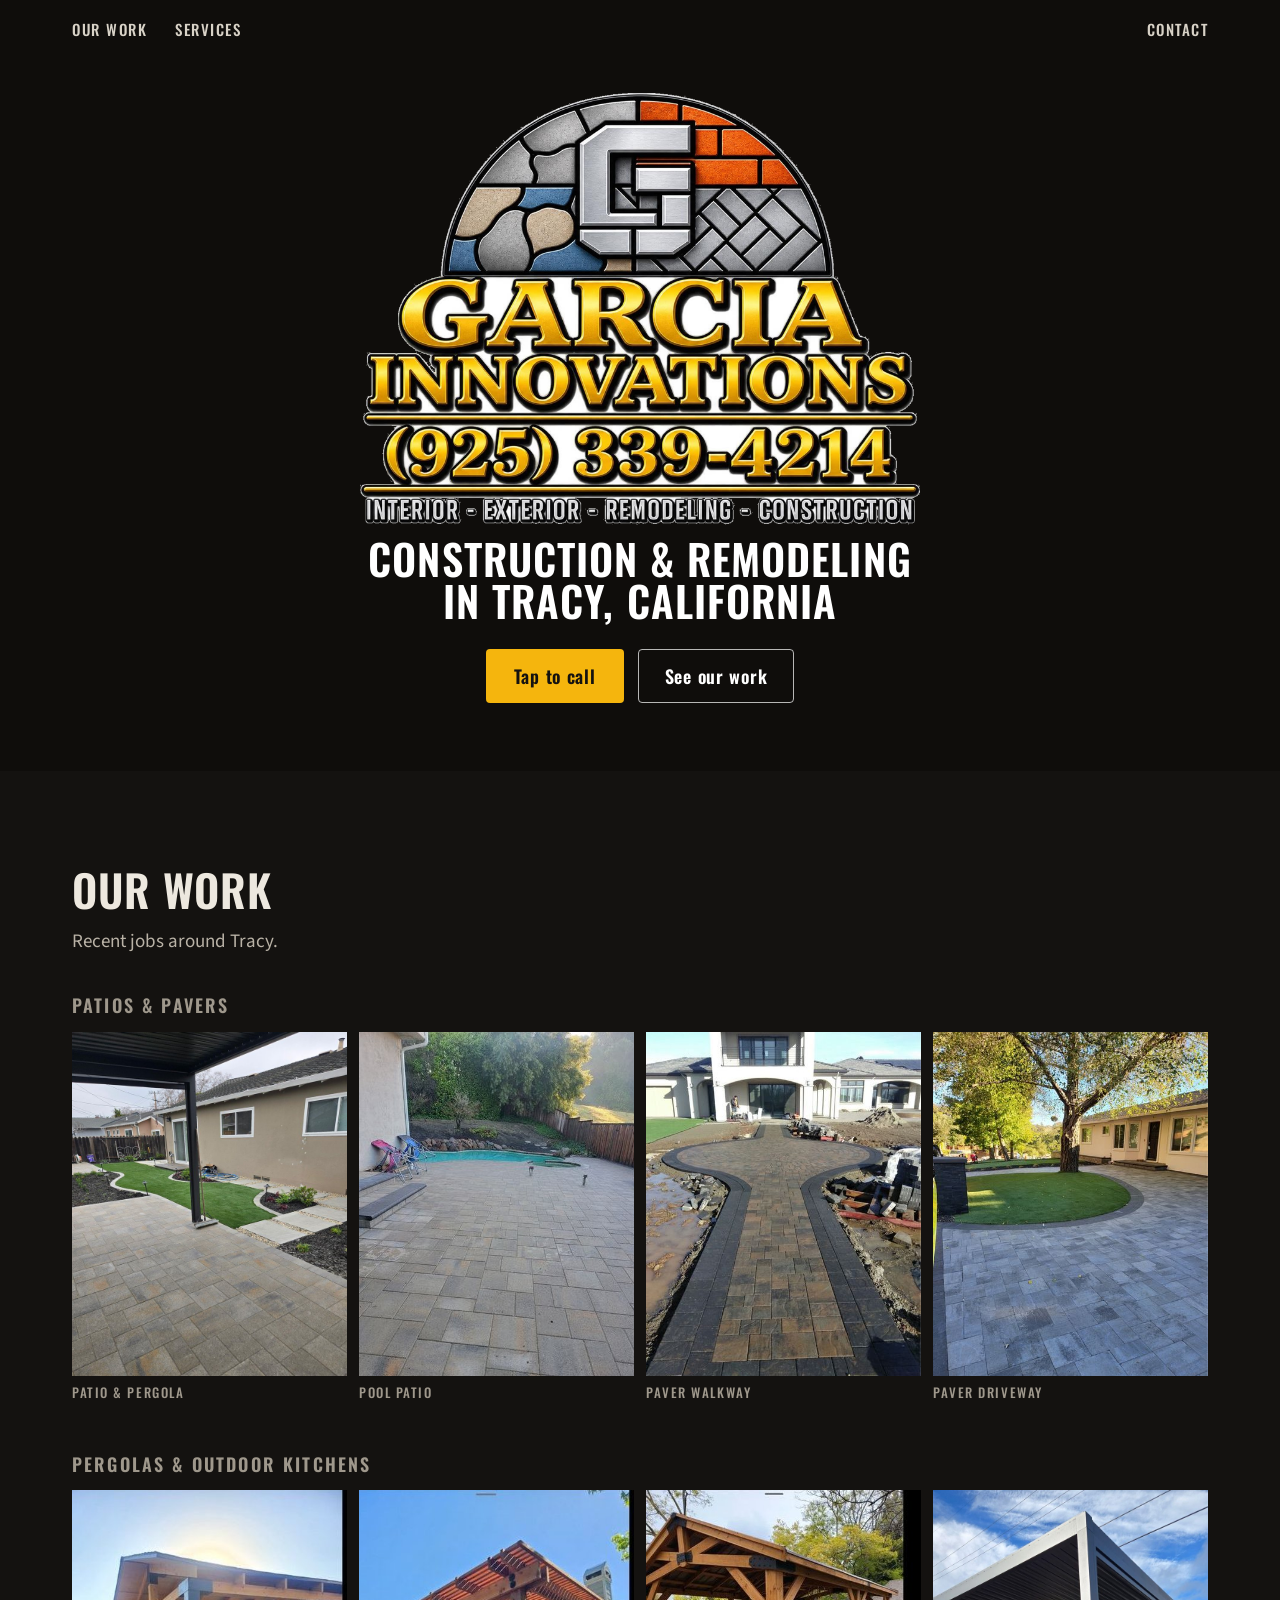
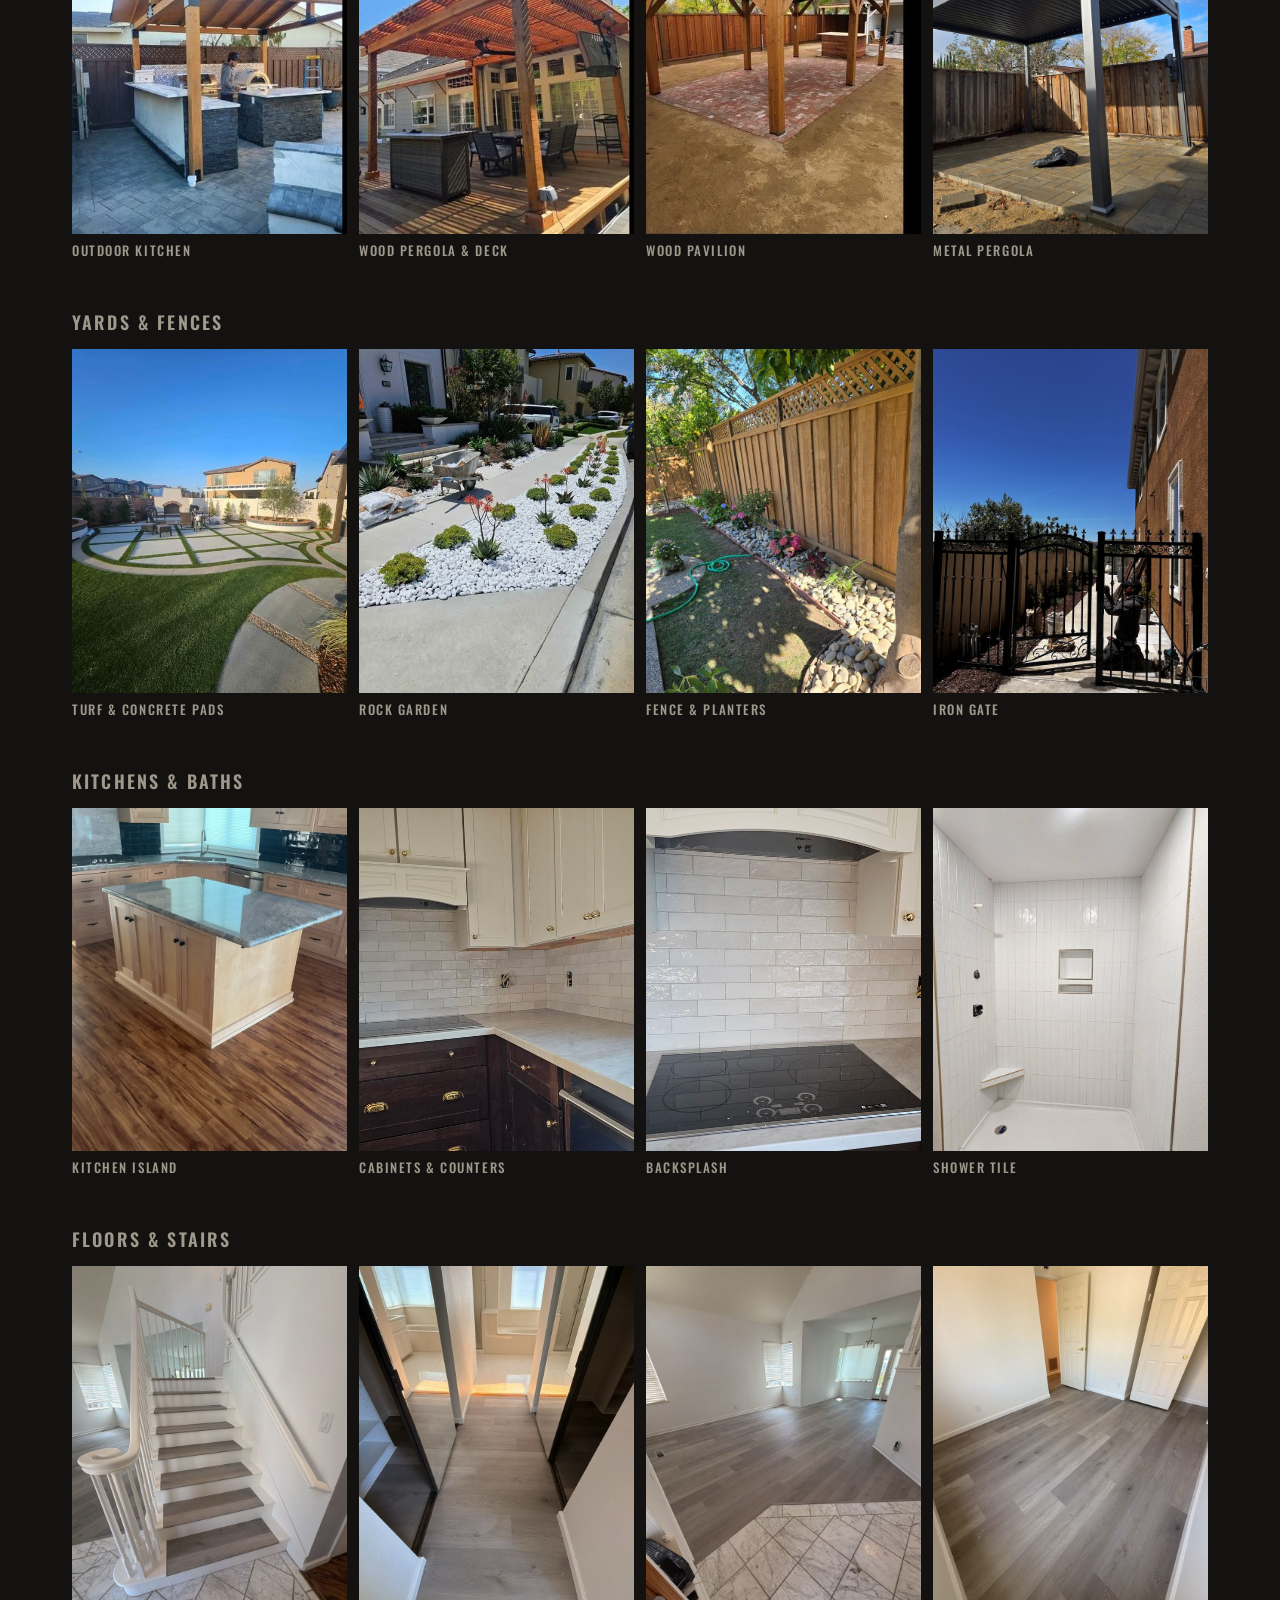
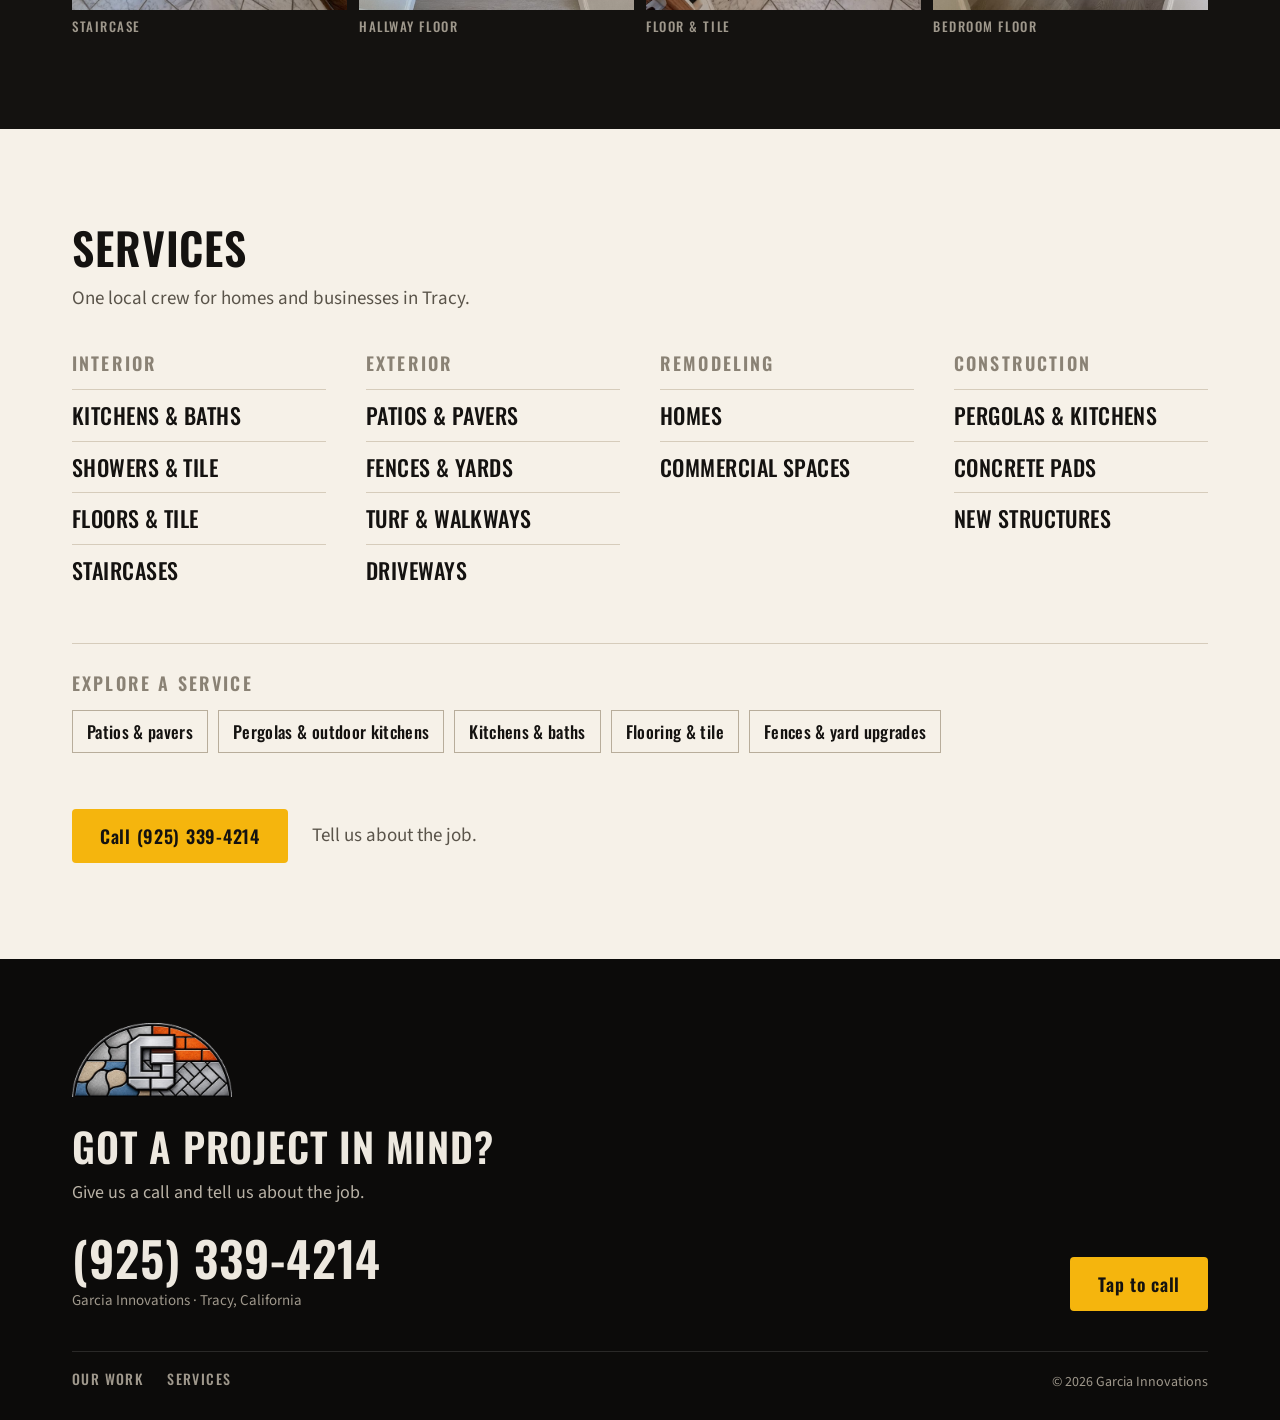
<file: index.html>
<!doctype html>
<html lang="en">
<head>
<meta charset="utf-8">
<meta name="viewport" content="width=device-width, initial-scale=1">
<meta name="theme-color" content="#141210">
<title>Garcia Innovations | Construction &amp; Remodeling in Tracy, CA</title>
<meta name="description" content="Garcia Innovations is a Tracy, CA general contractor for kitchens, baths, patios, pavers, pergolas, fences, flooring and tile. Call (925) 339-4214.">
<meta name="robots" content="index,follow">
<link rel="canonical" href="https://jabach811.github.io/garcia-innovations/">
<link rel="icon" href="img/mark.png">
<meta property="og:title" content="Garcia Innovations | Construction &amp; Remodeling in Tracy, CA">
<meta property="og:description" content="Kitchens, baths, patios, pavers, pergolas, fences, flooring and tile. Call Garcia Innovations in Tracy, CA.">
<meta property="og:type" content="website">
<meta property="og:url" content="https://jabach811.github.io/garcia-innovations/">
<meta property="og:image" content="https://jabach811.github.io/garcia-innovations/img/share.jpg">
<meta property="og:image:width" content="1200">
<meta property="og:image:height" content="630">
<meta property="og:site_name" content="Garcia Innovations">
<meta property="og:locale" content="en_US">
<meta name="twitter:card" content="summary_large_image">
<meta name="twitter:title" content="Garcia Innovations | Construction &amp; Remodeling in Tracy, CA">
<meta name="twitter:description" content="Kitchens, baths, patios, pavers, pergolas, fences, flooring and tile in Tracy, CA.">
<meta name="twitter:image" content="https://jabach811.github.io/garcia-innovations/img/share.jpg">
<link rel="preconnect" href="https://fonts.googleapis.com">
<link rel="preconnect" href="https://fonts.gstatic.com" crossorigin>
<link href="https://fonts.googleapis.com/css2?family=Oswald:wght@500;600&family=Source+Sans+3:wght@400;600&display=swap" rel="stylesheet">
<script type="application/ld+json">
{
  "@context": "https://schema.org",
  "@type": "GeneralContractor",
  "@id": "https://jabach811.github.io/garcia-innovations/#business",
  "name": "Garcia Innovations",
  "url": "https://jabach811.github.io/garcia-innovations/",
  "telephone": "+1-925-339-4214",
  "image": "https://jabach811.github.io/garcia-innovations/img/share.jpg",
  "logo": "https://jabach811.github.io/garcia-innovations/img/mark.png",
  "description": "General contractor for interior, exterior, remodeling, and construction work in Tracy, California.",
  "address": {
    "@type": "PostalAddress",
    "addressLocality": "Tracy",
    "addressRegion": "CA",
    "addressCountry": "US"
  },
  "areaServed": {
    "@type": "City",
    "name": "Tracy"
  },
  "sameAs": [
    "https://www.facebook.com/p/Garcia-Innovations-61593647803219/",
    "https://www.yelp.com/biz/garcia-innovations-tracy"
  ]
}
</script>
<style>
  :root{
    --gold:#F5B50D; --brick:#DF550E; --slate:#466C91; --sand:#DCCBB1; --steel:#98999D;
    --ink:#141210;
    --cond:"Oswald", "Arial Narrow", sans-serif;
    --body:"Source Sans 3", system-ui, sans-serif;
  }
  *{box-sizing:border-box;margin:0}
  html{color-scheme:dark;touch-action:manipulation}
  body{font-family:var(--body);background:var(--ink);color:#EDE8DF}
  img{display:block;max-width:100%}
  a{color:inherit;text-decoration:none}
  .skip-link{background:var(--gold);color:var(--ink);font-weight:700;left:16px;padding:12px 16px;position:fixed;top:-60px;z-index:20}
  .skip-link:focus-visible{outline-color:#fff;top:16px}

  .hero{position:relative;overflow:hidden;color:#fff;text-align:center;background:var(--ink)}
  .hero .bg{position:absolute;inset:0}
  .hero .bg img{position:absolute;inset:0;width:100%;height:100%;object-fit:cover;opacity:0;animation:fade 18s infinite}
  .hero .bg img:nth-child(2){animation-delay:6s}
  .hero .bg img:nth-child(3){animation-delay:12s}
  @keyframes fade{0%{opacity:0}6%{opacity:1}33%{opacity:1}40%{opacity:0}100%{opacity:0}}
  @media (prefers-reduced-motion:reduce){.hero .bg img{animation:none}.hero .bg img:first-child{opacity:1}}
  .hero .shade{position:absolute;inset:0;background:rgba(14,12,10,.8)}
  .hero .inner{position:relative;max-width:1200px;margin:0 auto;padding:0 32px 68px}
  .hero nav{display:flex;justify-content:space-between;align-items:center;padding:22px 0;font:500 15px/1 var(--cond);letter-spacing:.1em;text-transform:uppercase;color:#d8d2c7}
  .hero nav .links{display:flex;gap:28px}
  .hero nav a:hover{color:var(--gold)}
  .hero .logo-lockup{margin:34px auto 12px;max-width:560px}
  .hero .logo-lockup img{height:auto;width:100%}
  .hero h1{font:600 clamp(28px,3.5vw,42px)/1 var(--cond);letter-spacing:.025em;margin:0 auto 28px;max-width:680px;text-transform:uppercase}
  .hero .btns{display:flex;gap:14px;justify-content:center}
  .call{background:var(--gold);color:var(--ink);font:600 18px/1 var(--cond);letter-spacing:.04em;padding:18px 28px;border-radius:4px}
  .ghost{font:600 18px/1 var(--cond);letter-spacing:.04em;padding:17px 26px;border-radius:4px;border:1px solid rgba(255,255,255,.7)}
  .call:hover{background:#ffc62e}
  .ghost:hover{background:rgba(255,255,255,.1)}
  a:focus-visible{outline:2px solid var(--gold);outline-offset:3px}

  .wrap{max-width:1200px;margin:0 auto;padding:96px 32px}
  h1,h2,h3{text-wrap:balance}
  h2{font:600 44px/1.05 var(--cond);letter-spacing:.02em;text-transform:uppercase}
  .lede{font-size:19px;line-height:1.5;margin:14px 0 40px;max-width:52ch;color:#b9b2a6}

  .services{background:#F6F1E8;color:var(--ink)}
  .services .lede,.services .end p{color:#5a544a}
  .services .groups{display:grid;grid-template-columns:repeat(4,1fr);gap:40px}
  .services h3{font:600 18px/1.1 var(--cond);letter-spacing:.12em;text-transform:uppercase;color:#8a8275;margin-bottom:16px}
  .services ul{list-style:none;padding:0}
  .services li{font:500 22px/1.2 var(--cond);letter-spacing:.02em;text-transform:uppercase;padding:12px 0;border-top:1px solid #d6ccbb}
  .services .end{margin-top:56px;display:flex;align-items:center;gap:24px;flex-wrap:wrap}
  .services .end p{font-size:19px}
  .services .call{display:inline-block}
  .service-pages{border-top:1px solid #d6ccbb;margin-top:48px;padding-top:30px}
  .service-pages h3{font:600 18px/1.1 var(--cond);letter-spacing:.12em;text-transform:uppercase;color:#8a8275;margin-bottom:16px}
  .service-pages nav{display:flex;flex-wrap:wrap;gap:10px}
  .service-pages a{border:1px solid #b8ad9b;color:var(--ink);font:500 17px/1 var(--cond);letter-spacing:.02em;padding:12px 14px}
  .service-pages a:hover{border-color:var(--brick);color:var(--brick)}

  .work .group + .group{margin-top:56px}
  .work h3{font:600 18px/1.1 var(--cond);letter-spacing:.12em;text-transform:uppercase;color:#9f988c;margin-bottom:16px}
  .work .row{display:grid;grid-template-columns:repeat(4,1fr);gap:12px}
  .work figure{margin:0}
  .work figure div{aspect-ratio:4/5;cursor:zoom-in}
  .work figure img{width:100%;height:100%;object-fit:cover}
  .work figcaption{font:500 13px/1 var(--cond);letter-spacing:.12em;text-transform:uppercase;color:#9f988c;margin-top:10px}
  .viewer{position:fixed;inset:0;background:rgba(0,0,0,.92);display:none;align-items:center;justify-content:center;padding:24px;cursor:zoom-out;z-index:9}
  .viewer.on{display:flex}
  .viewer img{max-height:100%;object-fit:contain}

  footer{background:#0c0b0a;color:#9f988c;font-size:15px}
  footer .in{max-width:1200px;margin:0 auto;padding:64px 32px 28px;display:grid;grid-template-columns:1fr auto;gap:40px;align-items:end}
  footer .mark{width:160px;height:auto;margin-bottom:28px}
  footer h2{font-size:40px;color:#EDE8DF}
  footer p{font-size:18px;line-height:1.5;color:#b9b2a6;margin:12px 0 28px;max-width:46ch}
  footer .big{font:600 48px/1 var(--cond);letter-spacing:.02em;color:#EDE8DF;display:block;margin-bottom:8px}
  footer .call{display:inline-block}
  footer .bottom{grid-column:1/-1;border-top:1px solid rgba(255,255,255,.12);padding-top:20px;display:flex;justify-content:space-between;gap:16px;flex-wrap:wrap;font-size:14px}
  footer nav{display:flex;gap:24px;font:500 14px/1 var(--cond);letter-spacing:.1em;text-transform:uppercase}
  footer nav a:hover{color:var(--gold)}

  @media (max-width:800px){
    footer .in{padding:48px 16px 24px;grid-template-columns:1fr;gap:24px}
    footer h2{font-size:30px}
    footer p{font-size:17px}
    footer .big{font-size:36px}
    footer nav{flex-wrap:wrap;gap:16px 20px}
    footer .call{display:block;text-align:center}
    .hero .inner{padding:0 16px 48px}
    .hero nav .links{display:none}
    .hero .logo-lockup{margin:24px auto 12px;max-width:440px}
    .hero h1{font-size:32px;margin:0 auto 32px}
    .hero .btns{flex-direction:column}
    .wrap{padding:56px 16px}
    h2{font-size:34px}
    .lede{font-size:17px;margin-bottom:28px}
    .services .groups{grid-template-columns:1fr 1fr;gap:32px 20px}
    .services li{font-size:18px}
    .services .end{margin-top:40px}
    .services .end .call{width:100%;text-align:center}
    .work .row{grid-template-columns:1fr 1fr;gap:8px}
    .work .group + .group{margin-top:40px}
  }
</style>
</head>
<body>
<a class="skip-link" href="#main-content">Skip to content</a>

<header class="hero">
  <div class="bg" aria-hidden="true">
    <img src="img/patio-pergola.jpg" alt="" width="750" height="910">
    <img src="img/kitchen-island.jpg" alt="" width="750" height="910">
    <img src="img/fence-roses.jpg" alt="" width="750" height="910">
  </div>
  <div class="shade"></div>
  <div class="inner">
    <nav>
      <div class="links"><a href="#work">Our Work</a><a href="#services">Services</a></div>
      <a href="tel:+19253394214">Contact</a>
    </nav>
    <div class="logo-lockup"><img src="img/logo.png" width="900" height="695" alt="Garcia Innovations"></div>
    <h1>Construction &amp; remodeling in Tracy, California</h1>
    <div class="btns">
      <a class="call" href="tel:+19253394214">Tap to call</a>
      <a class="ghost" href="#work">See our work</a>
    </div>
  </div>
</header>

<main id="main-content"><section class="work" id="work">
  <div class="wrap">
    <h2>Our Work</h2>
    <p class="lede">Recent jobs around Tracy.</p>
    <div class="group"><h3>Patios &amp; pavers</h3><div class="row">
      <figure><div><img src="img/patio-pergola.jpg" alt="Paver patio with a wood pergola" loading="lazy" width="750" height="910"></div><figcaption>Patio &amp; pergola</figcaption></figure>
      <figure><div><img src="img/pool-patio.jpg" alt="Paver patio beside a swimming pool" loading="lazy" width="458" height="554"></div><figcaption>Pool patio</figcaption></figure>
      <figure><div><img src="img/paver-walkway.jpg" alt="Paver walkway through a landscaped yard" loading="lazy" width="462" height="617"></div><figcaption>Paver walkway</figcaption></figure>
      <figure><div><img src="img/paver-driveway.jpg" alt="Paver driveway in front of a home" loading="lazy" width="462" height="616"></div><figcaption>Paver driveway</figcaption></figure>
    </div></div>
    <div class="group"><h3>Pergolas &amp; outdoor kitchens</h3><div class="row">
      <figure><div><img src="img/outdoor-kitchen.jpg" alt="Outdoor kitchen built beside a patio" loading="lazy" width="429" height="482"></div><figcaption>Outdoor kitchen</figcaption></figure>
      <figure><div><img src="img/wood-pergola.jpg" alt="Wood pergola and deck structure" loading="lazy" width="429" height="482"></div><figcaption>Wood pergola &amp; deck</figcaption></figure>
      <figure><div><img src="img/wood-pavilion.jpg" alt="Wood pavilion with a finished roof" loading="lazy" width="429" height="536"></div><figcaption>Wood pavilion</figcaption></figure>
      <figure><div><img src="img/pergola.jpg" alt="Metal pergola covering an outdoor area" loading="lazy" width="750" height="910"></div><figcaption>Metal pergola</figcaption></figure>
    </div></div>
    <div class="group"><h3>Yards &amp; fences</h3><div class="row">
      <figure><div><img src="img/turf-yard.jpg" alt="Turf yard with concrete pads" loading="lazy" width="462" height="616"></div><figcaption>Turf &amp; concrete pads</figcaption></figure>
      <figure><div><img src="img/rock-garden.jpg" alt="Rock garden beside a paved path" loading="lazy" width="462" height="617"></div><figcaption>Rock garden</figcaption></figure>
      <figure><div><img src="img/fence-garden.jpg" alt="Garden fence with raised planters" loading="lazy" width="750" height="910"></div><figcaption>Fence &amp; planters</figcaption></figure>
      <figure><div><img src="img/iron-gate.jpg" alt="Custom iron gate at a home entrance" loading="lazy" width="750" height="910"></div><figcaption>Iron gate</figcaption></figure>
    </div></div>
    <div class="group"><h3>Kitchens &amp; baths</h3><div class="row">
      <figure><div><img src="img/kitchen-island.jpg" alt="Kitchen island with finished countertops" loading="lazy" width="750" height="910"></div><figcaption>Kitchen island</figcaption></figure>
      <figure><div><img src="img/kitchen-cabinets.jpg" alt="Kitchen cabinets and counters" loading="lazy" width="1000" height="682"></div><figcaption>Cabinets &amp; counters</figcaption></figure>
      <figure><div><img src="img/backsplash.jpg" alt="Kitchen backsplash tile detail" loading="lazy" width="1000" height="682"></div><figcaption>Backsplash</figcaption></figure>
      <figure><div><img src="img/shower-tile.jpg" alt="Tile shower installation" loading="lazy" width="750" height="910"></div><figcaption>Shower tile</figcaption></figure>
    </div></div>
    <div class="group"><h3>Floors &amp; stairs</h3><div class="row">
      <figure><div><img src="img/staircase.jpg" alt="Finished interior staircase" loading="lazy" width="750" height="910"></div><figcaption>Staircase</figcaption></figure>
      <figure><div><img src="img/hall-floor-glass.jpg" alt="Hallway floor installation" loading="lazy" width="750" height="1000"></div><figcaption>Hallway floor</figcaption></figure>
      <figure><div><img src="img/floor-tile.jpg" alt="Floor and tile installation" loading="lazy" width="750" height="910"></div><figcaption>Floor &amp; tile</figcaption></figure>
      <figure><div><img src="img/room-floor.jpg" alt="Finished bedroom flooring" loading="lazy" width="750" height="1000"></div><figcaption>Bedroom floor</figcaption></figure>
    </div></div>
  </div>
</section>
<div class="viewer"><img alt=""></div>

<section class="services" id="services">
  <div class="wrap">
    <h2>Services</h2>
    <p class="lede">One local crew for homes and businesses in Tracy.</p>
    <div class="groups">
      <div><h3>Interior</h3><ul><li><a href="kitchens-baths.html">Kitchens &amp; baths</a></li><li>Showers &amp; tile</li><li><a href="flooring-tile.html">Floors &amp; tile</a></li><li>Staircases</li></ul></div>
      <div><h3>Exterior</h3><ul><li><a href="patios-pavers.html">Patios &amp; pavers</a></li><li><a href="fences-yard-upgrades.html">Fences &amp; yards</a></li><li>Turf &amp; walkways</li><li>Driveways</li></ul></div>
      <div><h3>Remodeling</h3><ul><li>Homes</li><li>Commercial spaces</li></ul></div>
      <div><h3>Construction</h3><ul><li><a href="pergolas-outdoor-kitchens.html">Pergolas &amp; kitchens</a></li><li>Concrete pads</li><li>New structures</li></ul></div>
    </div>
    <div class="service-pages">
      <h3>Explore a service</h3>
      <nav aria-label="Garcia Innovations services">
        <a href="patios-pavers.html">Patios &amp; pavers</a>
        <a href="pergolas-outdoor-kitchens.html">Pergolas &amp; outdoor kitchens</a>
        <a href="kitchens-baths.html">Kitchens &amp; baths</a>
        <a href="flooring-tile.html">Flooring &amp; tile</a>
        <a href="fences-yard-upgrades.html">Fences &amp; yard upgrades</a>
      </nav>
    </div>
    <div class="end">
      <a class="call" href="tel:+19253394214">Call (925) 339-4214</a>
      <p>Tell us about the job.</p>
    </div>
  </div>
</section></main>

<footer><div class="in">
  <div>
    <img class="mark" src="img/mark.png" width="400" height="185" alt="">
    <h2>Got a project in mind?</h2>
    <p>Give us a call and tell us about the job.</p>
    <a class="big" href="tel:+19253394214">(925) 339-4214</a>
    <span>Garcia Innovations &middot; Tracy, California</span>
  </div>
  <a class="call" href="tel:+19253394214">Tap to call</a>
  <div class="bottom">
    <nav><a href="#work">Our Work</a><a href="#services">Services</a></nav>
    <span>&copy; 2026 Garcia Innovations</span>
  </div>
</div></footer>

<script>
  const v = document.querySelector('.viewer');
  document.querySelectorAll('.work figure img').forEach(i => i.onclick = () => { v.firstChild.src = i.src; v.classList.add('on'); });
  v.onclick = () => v.classList.remove('on');
</script>
</body>
</html>
</file>
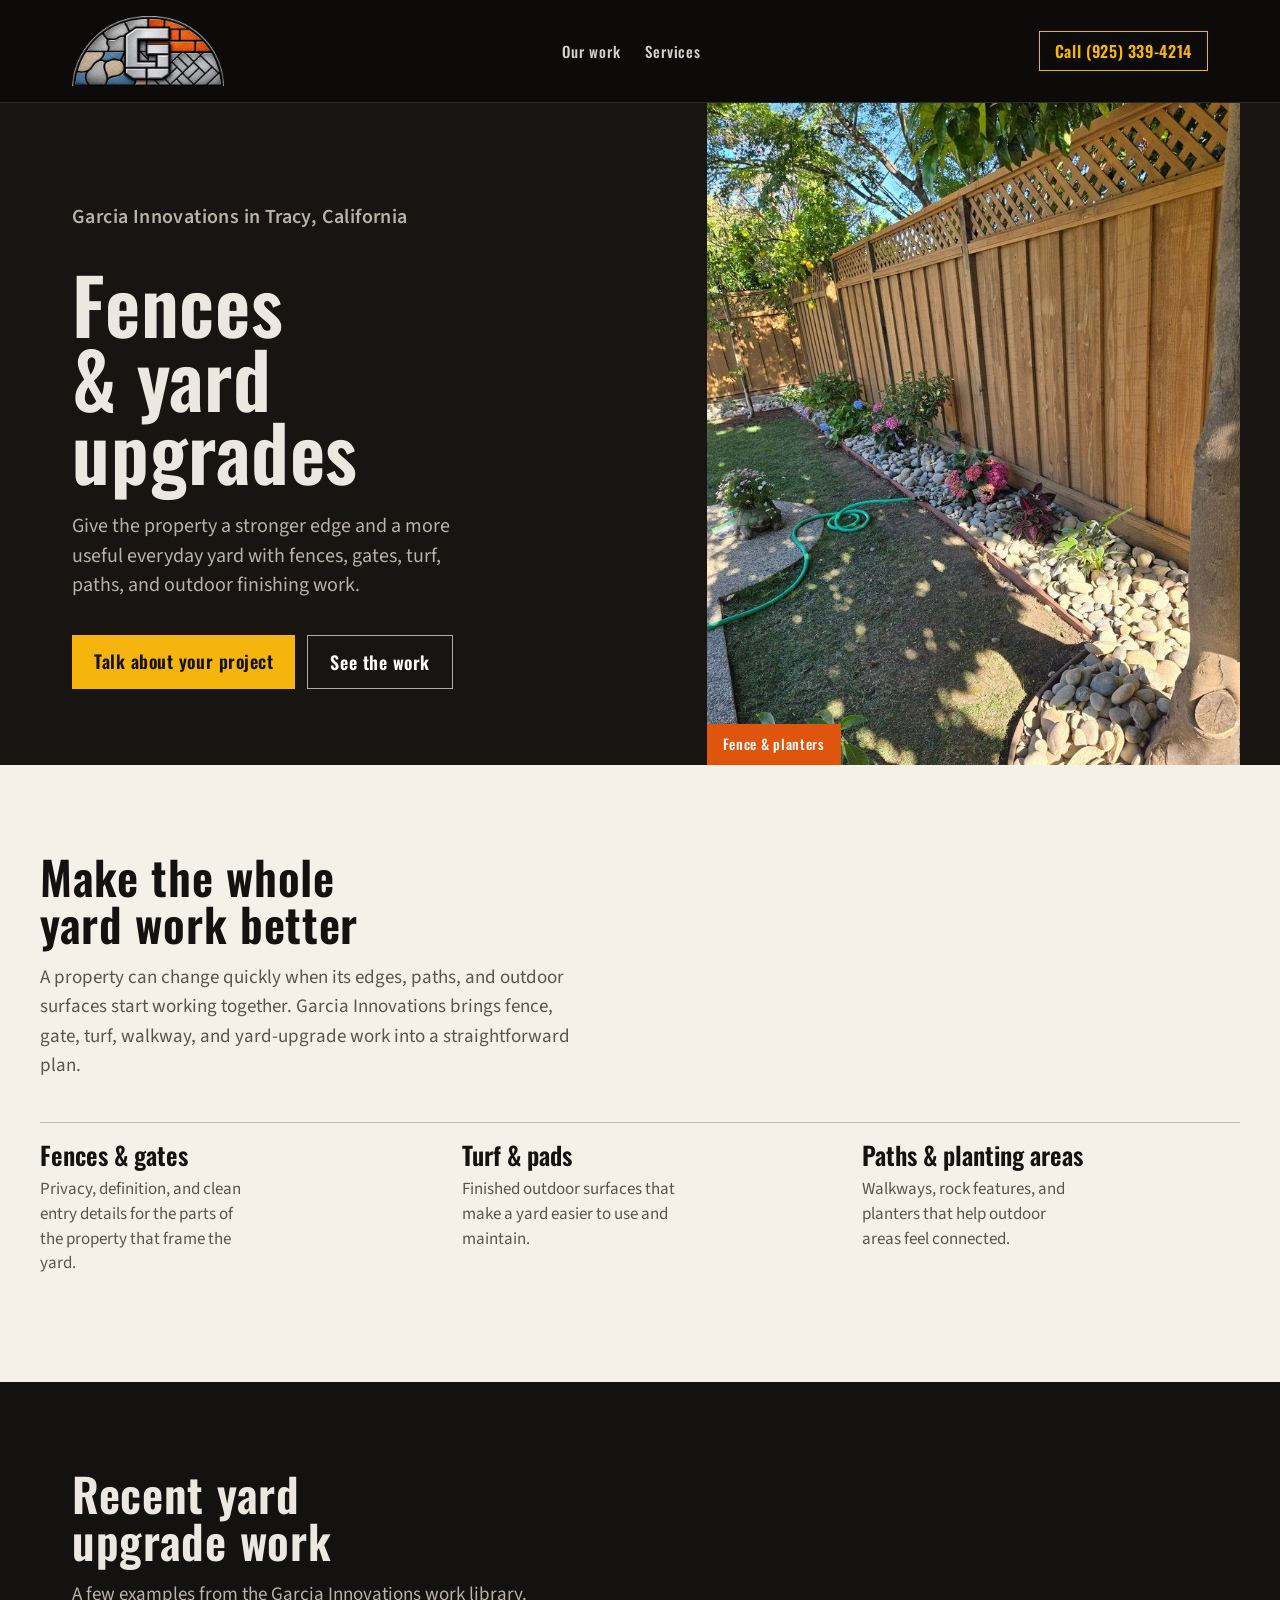
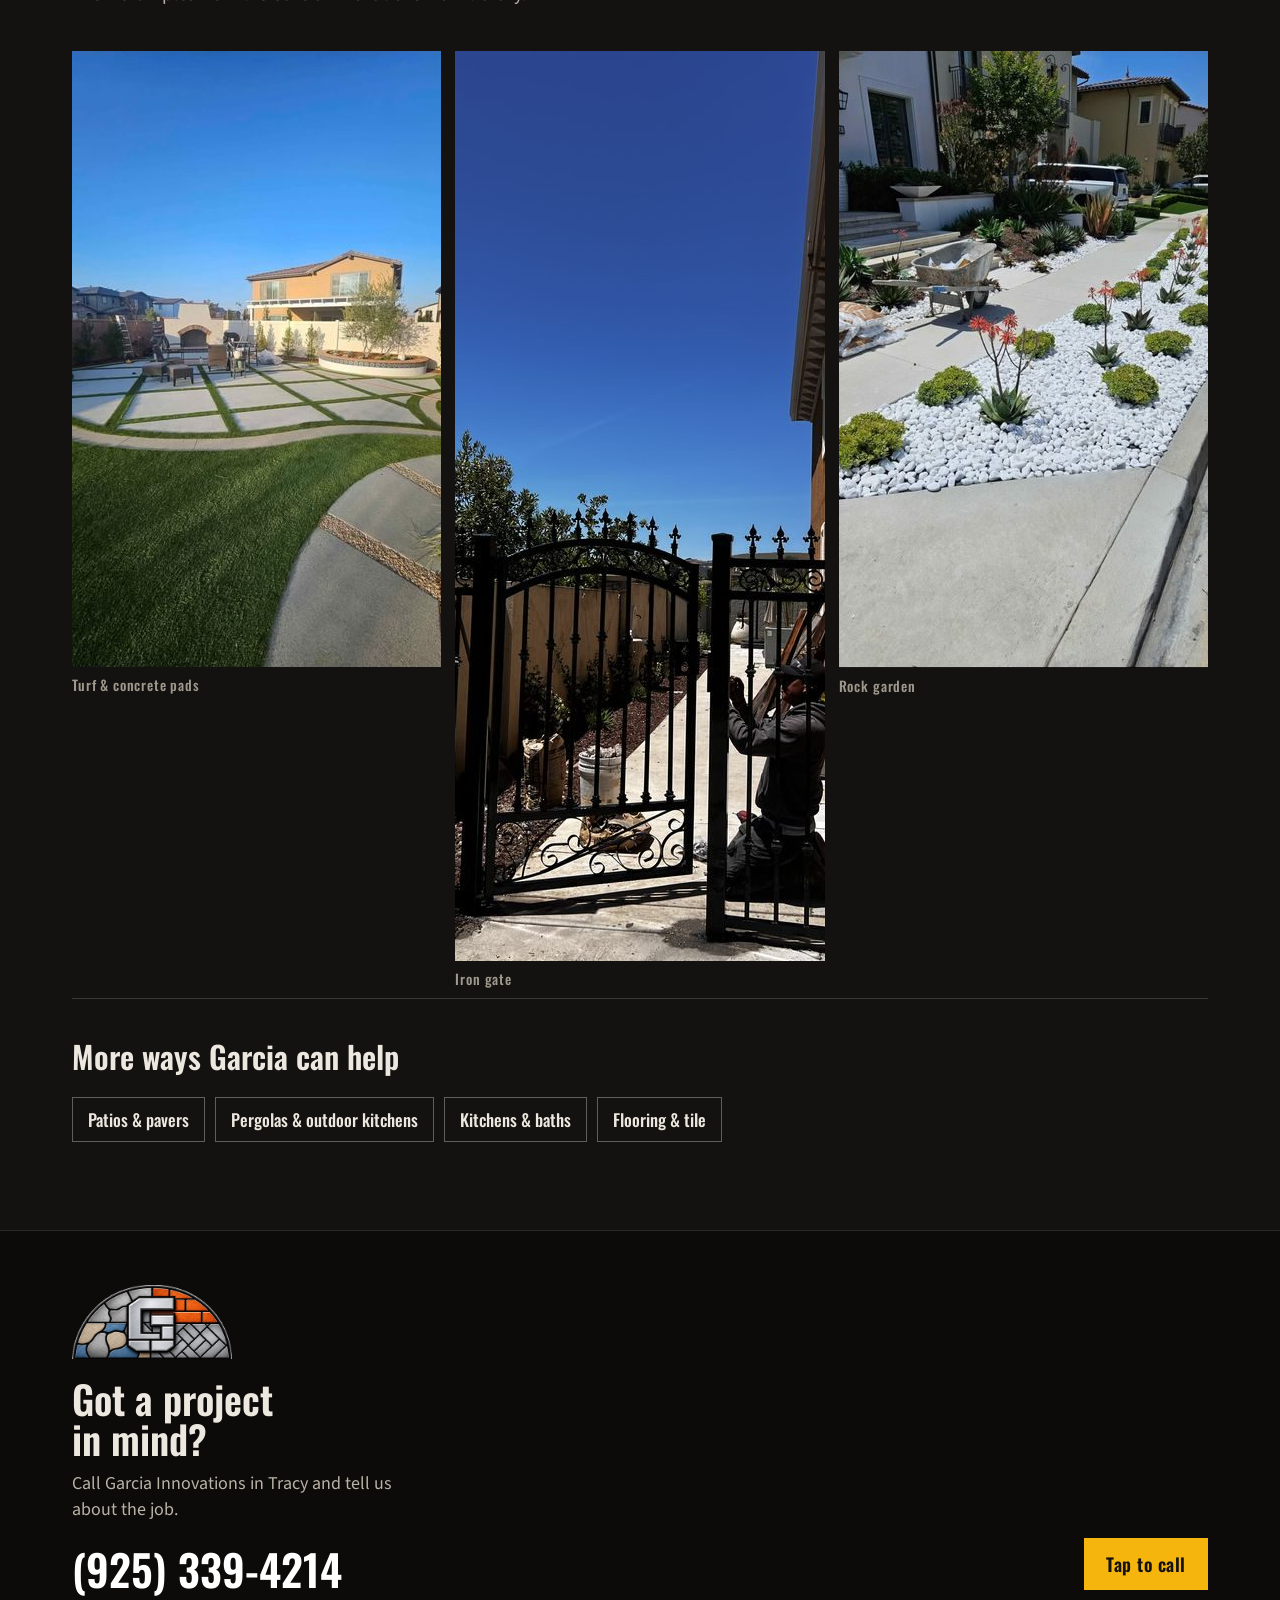
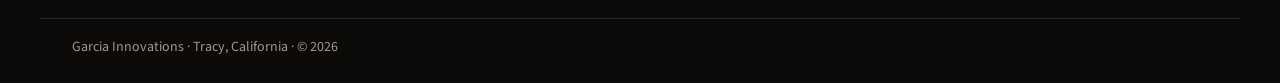
<file: fences-yard-upgrades.html>
<!doctype html>
<html lang="en">
<head>
<meta charset="utf-8">
<meta name="viewport" content="width=device-width, initial-scale=1">
<meta name="theme-color" content="#141210">
<title>Fences &amp; Yard Upgrades in Tracy, CA | Garcia Innovations</title>
<meta name="description" content="Garcia Innovations builds fences, gates, turf yards, walkways and landscape upgrades for homes in Tracy, CA. Call (925) 339-4214.">
<meta name="robots" content="index,follow">
<link rel="canonical" href="https://jabach811.github.io/garcia-innovations/fences-yard-upgrades.html">
<link rel="icon" href="img/mark.png">
<meta property="og:title" content="Fences &amp; Yard Upgrades in Tracy, CA | Garcia Innovations">
<meta property="og:description" content="Fences, gates, turf yards, walkways and landscape upgrades for Tracy-area homes.">
<meta property="og:type" content="website">
<meta property="og:url" content="https://jabach811.github.io/garcia-innovations/fences-yard-upgrades.html">
<meta property="og:image" content="https://jabach811.github.io/garcia-innovations/img/fence-garden.jpg">
<meta property="og:site_name" content="Garcia Innovations">
<meta property="og:locale" content="en_US">
<meta name="twitter:card" content="summary_large_image">
<meta name="twitter:title" content="Fences &amp; Yard Upgrades in Tracy, CA | Garcia Innovations">
<meta name="twitter:description" content="Fences, gates, turf yards, walkways and landscape upgrades for Tracy-area homes.">
<meta name="twitter:image" content="https://jabach811.github.io/garcia-innovations/img/fence-garden.jpg">
<link rel="preconnect" href="https://fonts.googleapis.com">
<link rel="preconnect" href="https://fonts.gstatic.com" crossorigin>
<link href="https://fonts.googleapis.com/css2?family=Oswald:wght@500;600&family=Source+Sans+3:wght@400;600&display=swap" rel="stylesheet">
<link rel="stylesheet" href="service-page.css">
<script type="application/ld+json">
{
  "@context": "https://schema.org",
  "@graph": [
    {
      "@type": "GeneralContractor",
      "@id": "https://jabach811.github.io/garcia-innovations/#business",
      "name": "Garcia Innovations",
      "url": "https://jabach811.github.io/garcia-innovations/",
      "telephone": "+1-925-339-4214",
      "address": {"@type": "PostalAddress", "addressLocality": "Tracy", "addressRegion": "CA", "addressCountry": "US"},
      "areaServed": {"@type": "City", "name": "Tracy"},
      "sameAs": ["https://www.facebook.com/p/Garcia-Innovations-61593647803219/", "https://www.yelp.com/biz/garcia-innovations-tracy"]
    },
    {
      "@type": "Service",
      "name": "Fences & Yard Upgrades",
      "serviceType": "Fences, gates, turf yards, walkways and landscape upgrades",
      "provider": {"@id": "https://jabach811.github.io/garcia-innovations/#business"},
      "areaServed": {"@type": "City", "name": "Tracy"},
      "url": "https://jabach811.github.io/garcia-innovations/fences-yard-upgrades.html"
    }
  ]
}
</script>
</head>
<body>
<a class="skip-link" href="#main-content">Skip to content</a>
<header class="site-header"><div class="site-header__in">
  <a class="brand" href="index.html"><img src="img/mark.png" alt="Garcia Innovations home" width="400" height="185"></a>
  <nav class="site-nav" aria-label="Primary navigation"><a href="index.html#work">Our work</a><a href="index.html#services">Services</a></nav>
  <a class="phone" href="tel:+19253394214">Call (925) 339-4214</a>
</div></header>
<main id="main-content">
  <section class="hero"><div class="hero__in">
    <div class="hero__copy">
      <p class="location">Garcia Innovations in Tracy, California</p>
      <h1>Fences &amp; yard upgrades</h1>
      <p>Give the property a stronger edge and a more useful everyday yard with fences, gates, turf, paths, and outdoor finishing work.</p>
      <div class="actions"><a class="button" href="tel:+19253394214">Talk about your project</a><a class="button button--quiet" href="#work">See the work</a></div>
    </div>
    <figure class="hero__image"><img src="img/fence-garden.jpg" alt="Garden fence with raised planters beside a yard" width="750" height="910" fetchpriority="high"><figcaption>Fence &amp; planters</figcaption></figure>
  </div></section>
  <section class="section section--paper"><div class="section__in">
    <h2 class="section-title">Make the whole yard work better</h2>
    <p class="section-intro">A property can change quickly when its edges, paths, and outdoor surfaces start working together. Garcia Innovations brings fence, gate, turf, walkway, and yard-upgrade work into a straightforward plan.</p>
    <div class="service-list">
      <article><h3>Fences &amp; gates</h3><p>Privacy, definition, and clean entry details for the parts of the property that frame the yard.</p></article>
      <article><h3>Turf &amp; pads</h3><p>Finished outdoor surfaces that make a yard easier to use and maintain.</p></article>
      <article><h3>Paths &amp; planting areas</h3><p>Walkways, rock features, and planters that help outdoor areas feel connected.</p></article>
    </div>
  </div></section>
  <section class="section" id="work">
    <h2 class="section-title">Recent yard upgrade work</h2>
    <p class="section-intro">A few examples from the Garcia Innovations work library.</p>
    <div class="work-grid">
      <figure><img src="img/turf-yard.jpg" alt="Finished turf yard with concrete pads" width="462" height="616" loading="lazy"><figcaption>Turf &amp; concrete pads</figcaption></figure>
      <figure><img src="img/iron-gate.jpg" alt="Custom iron gate at a home entry" width="750" height="910" loading="lazy"><figcaption>Iron gate</figcaption></figure>
      <figure><img src="img/rock-garden.jpg" alt="Rock garden and landscaped outdoor path" width="462" height="617" loading="lazy"><figcaption>Rock garden</figcaption></figure>
    </div>
    <div class="related"><h2>More ways Garcia can help</h2><nav aria-label="Related services"><a href="patios-pavers.html">Patios &amp; pavers</a><a href="pergolas-outdoor-kitchens.html">Pergolas &amp; outdoor kitchens</a><a href="kitchens-baths.html">Kitchens &amp; baths</a><a href="flooring-tile.html">Flooring &amp; tile</a></nav></div>
  </section>
</main>
<footer class="site-footer"><div class="site-footer__in"><div><img class="footer-mark" src="img/mark.png" alt="Garcia Innovations mark" width="400" height="185"><h2>Got a project in mind?</h2><p>Call Garcia Innovations in Tracy and tell us about the job.</p><a class="footer-phone" href="tel:+19253394214">(925) 339-4214</a></div><a class="button" href="tel:+19253394214">Tap to call</a></div><div class="footer-meta">Garcia Innovations · Tracy, California · © 2026</div></footer>
</body>
</html>
</file>
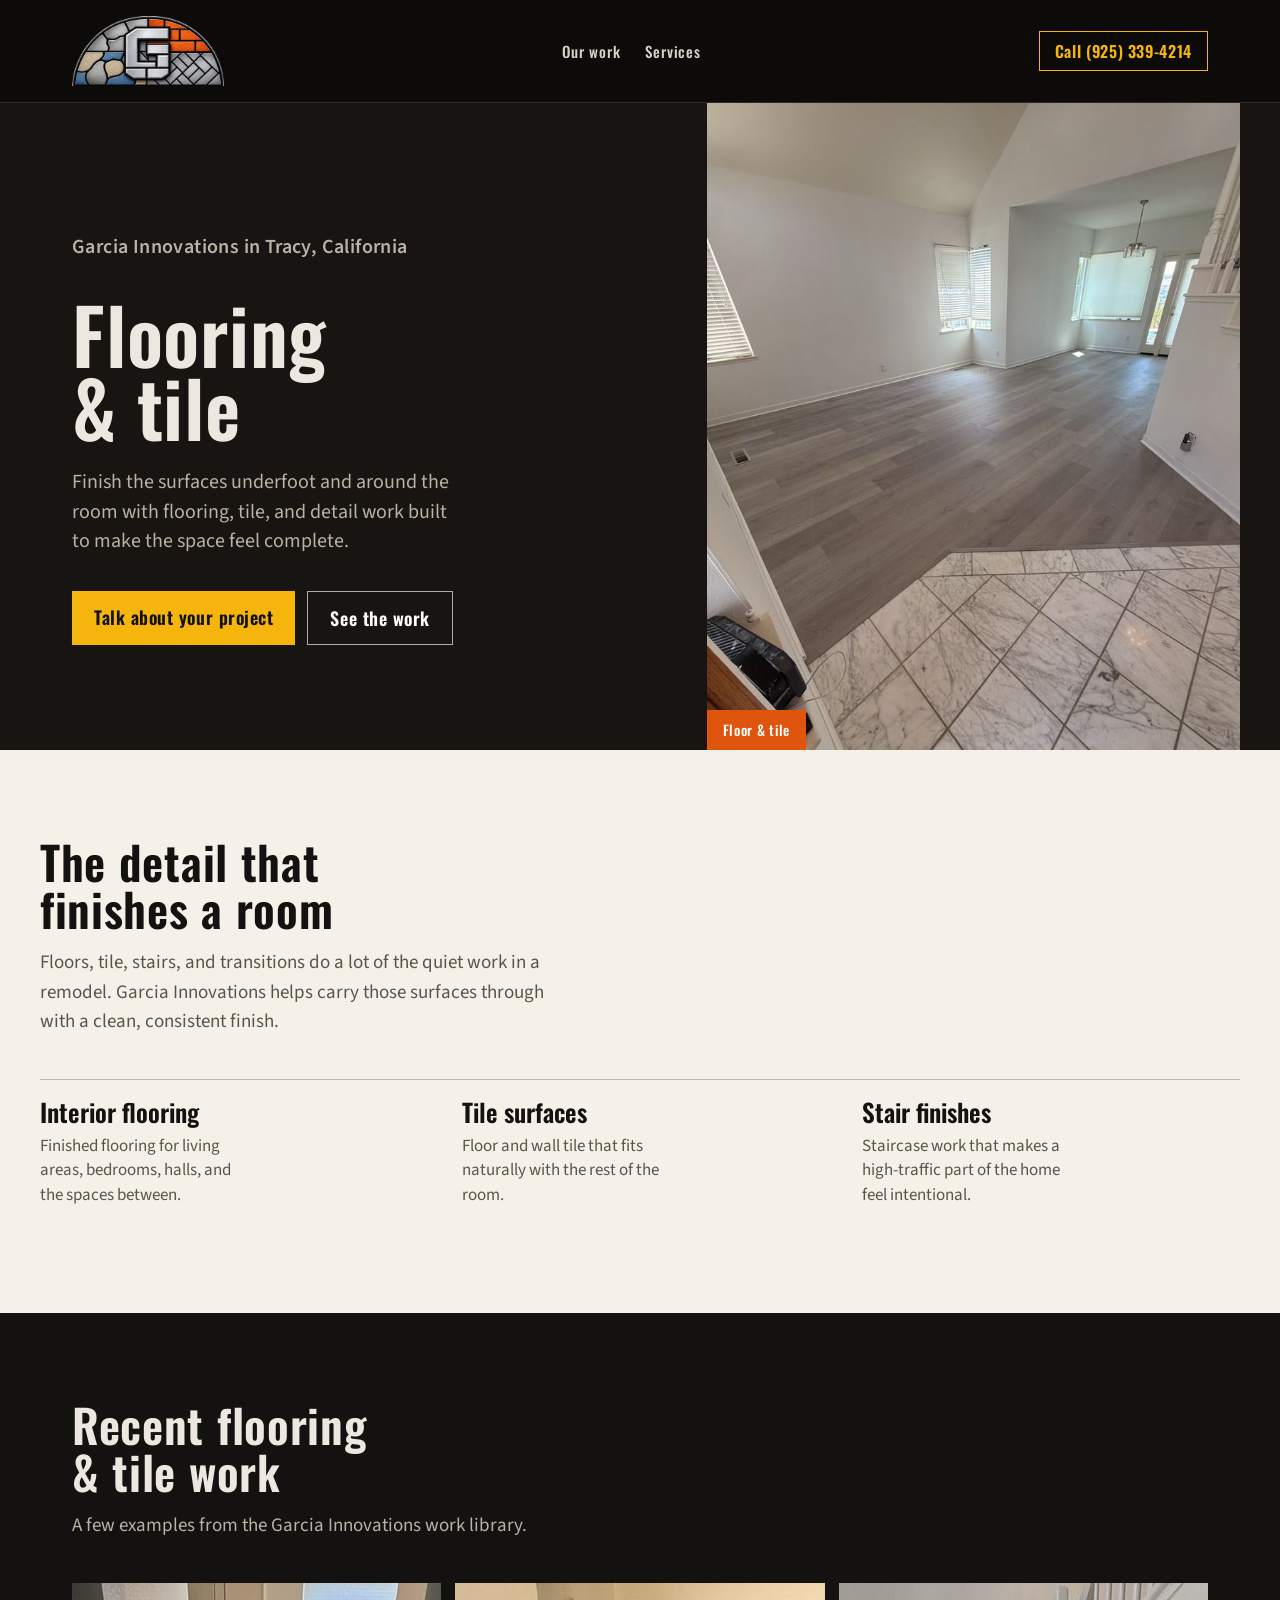
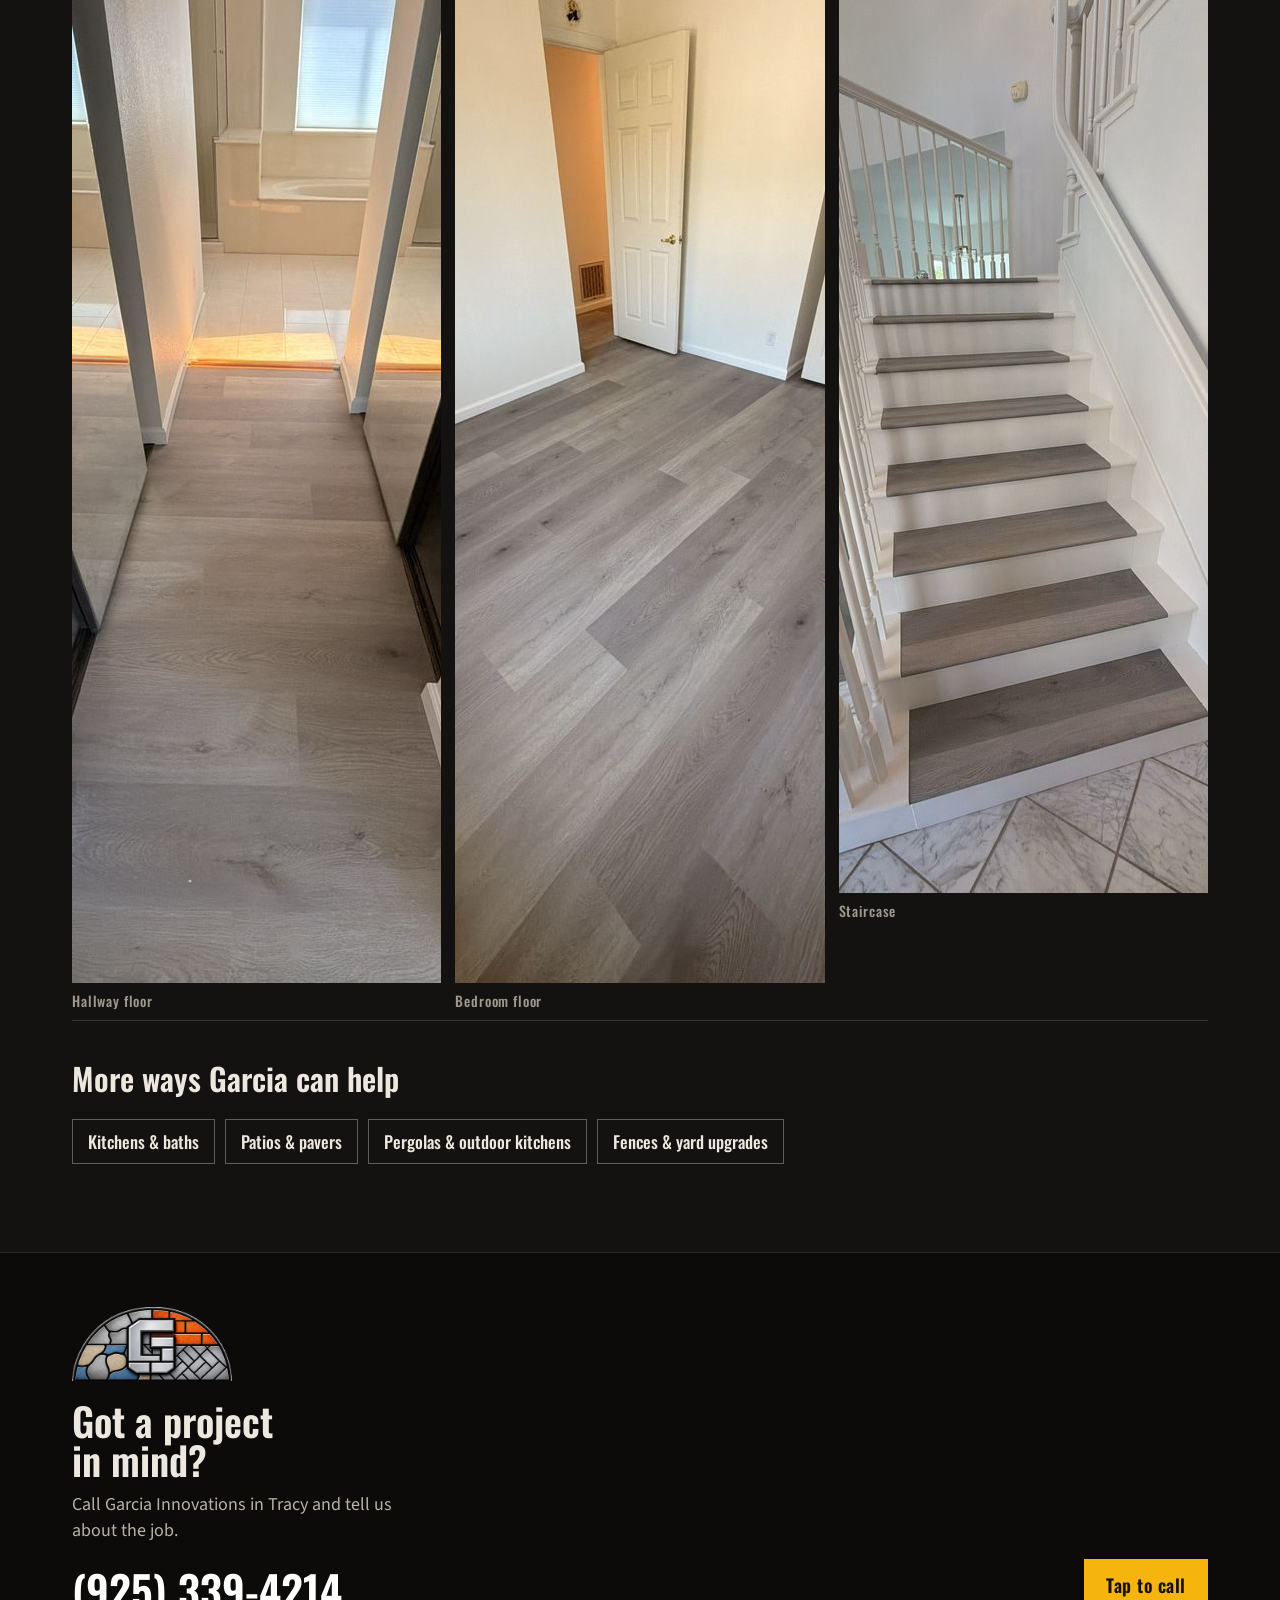
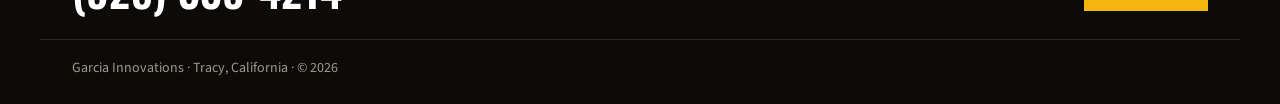
<file: flooring-tile.html>
<!doctype html>
<html lang="en">
<head>
<meta charset="utf-8">
<meta name="viewport" content="width=device-width, initial-scale=1">
<meta name="theme-color" content="#141210">
<title>Flooring &amp; Tile Contractor in Tracy, CA | Garcia Innovations</title>
<meta name="description" content="Garcia Innovations installs flooring, tile, stair finishes and interior surfaces for homes in Tracy, CA. Call (925) 339-4214.">
<meta name="robots" content="index,follow">
<link rel="canonical" href="https://jabach811.github.io/garcia-innovations/flooring-tile.html">
<link rel="icon" href="img/mark.png">
<meta property="og:title" content="Flooring &amp; Tile in Tracy, CA | Garcia Innovations">
<meta property="og:description" content="Flooring, tile, stair finishes and interior surfaces for Tracy-area homes. Call (925) 339-4214.">
<meta property="og:type" content="website">
<meta property="og:url" content="https://jabach811.github.io/garcia-innovations/flooring-tile.html">
<meta property="og:image" content="https://jabach811.github.io/garcia-innovations/img/floor-tile.jpg">
<meta property="og:site_name" content="Garcia Innovations">
<meta property="og:locale" content="en_US">
<meta name="twitter:card" content="summary_large_image">
<meta name="twitter:title" content="Flooring &amp; Tile in Tracy, CA | Garcia Innovations">
<meta name="twitter:description" content="Flooring, tile, stair finishes and interior surfaces for Tracy-area homes.">
<meta name="twitter:image" content="https://jabach811.github.io/garcia-innovations/img/floor-tile.jpg">
<link rel="preconnect" href="https://fonts.googleapis.com">
<link rel="preconnect" href="https://fonts.gstatic.com" crossorigin>
<link href="https://fonts.googleapis.com/css2?family=Oswald:wght@500;600&family=Source+Sans+3:wght@400;600&display=swap" rel="stylesheet">
<link rel="stylesheet" href="service-page.css">
<script type="application/ld+json">
{
  "@context": "https://schema.org",
  "@graph": [
    {
      "@type": "GeneralContractor",
      "@id": "https://jabach811.github.io/garcia-innovations/#business",
      "name": "Garcia Innovations",
      "url": "https://jabach811.github.io/garcia-innovations/",
      "telephone": "+1-925-339-4214",
      "address": {"@type": "PostalAddress", "addressLocality": "Tracy", "addressRegion": "CA", "addressCountry": "US"},
      "areaServed": {"@type": "City", "name": "Tracy"},
      "sameAs": ["https://www.facebook.com/p/Garcia-Innovations-61593647803219/", "https://www.yelp.com/biz/garcia-innovations-tracy"]
    },
    {
      "@type": "Service",
      "name": "Flooring & Tile",
      "serviceType": "Flooring, interior tile and stair finishes",
      "provider": {"@id": "https://jabach811.github.io/garcia-innovations/#business"},
      "areaServed": {"@type": "City", "name": "Tracy"},
      "url": "https://jabach811.github.io/garcia-innovations/flooring-tile.html"
    }
  ]
}
</script>
</head>
<body>
<a class="skip-link" href="#main-content">Skip to content</a>
<header class="site-header"><div class="site-header__in">
  <a class="brand" href="index.html"><img src="img/mark.png" alt="Garcia Innovations home" width="400" height="185"></a>
  <nav class="site-nav" aria-label="Primary navigation"><a href="index.html#work">Our work</a><a href="index.html#services">Services</a></nav>
  <a class="phone" href="tel:+19253394214">Call (925) 339-4214</a>
</div></header>
<main id="main-content">
  <section class="hero"><div class="hero__in">
    <div class="hero__copy">
      <p class="location">Garcia Innovations in Tracy, California</p>
      <h1>Flooring &amp; tile</h1>
      <p>Finish the surfaces underfoot and around the room with flooring, tile, and detail work built to make the space feel complete.</p>
      <div class="actions"><a class="button" href="tel:+19253394214">Talk about your project</a><a class="button button--quiet" href="#work">See the work</a></div>
    </div>
    <figure class="hero__image"><img src="img/floor-tile.jpg" alt="Finished tile floor in an interior room" width="750" height="910" fetchpriority="high"><figcaption>Floor &amp; tile</figcaption></figure>
  </div></section>
  <section class="section section--paper"><div class="section__in">
    <h2 class="section-title">The detail that finishes a room</h2>
    <p class="section-intro">Floors, tile, stairs, and transitions do a lot of the quiet work in a remodel. Garcia Innovations helps carry those surfaces through with a clean, consistent finish.</p>
    <div class="service-list">
      <article><h3>Interior flooring</h3><p>Finished flooring for living areas, bedrooms, halls, and the spaces between.</p></article>
      <article><h3>Tile surfaces</h3><p>Floor and wall tile that fits naturally with the rest of the room.</p></article>
      <article><h3>Stair finishes</h3><p>Staircase work that makes a high-traffic part of the home feel intentional.</p></article>
    </div>
  </div></section>
  <section class="section" id="work">
    <h2 class="section-title">Recent flooring &amp; tile work</h2>
    <p class="section-intro">A few examples from the Garcia Innovations work library.</p>
    <div class="work-grid">
      <figure><img src="img/hall-floor-glass.jpg" alt="Finished hallway floor with glass door entry" width="750" height="1000" loading="lazy"><figcaption>Hallway floor</figcaption></figure>
      <figure><img src="img/room-floor.jpg" alt="Finished flooring in a bedroom" width="750" height="1000" loading="lazy"><figcaption>Bedroom floor</figcaption></figure>
      <figure><img src="img/staircase.jpg" alt="Finished interior staircase and railing" width="750" height="910" loading="lazy"><figcaption>Staircase</figcaption></figure>
    </div>
    <div class="related"><h2>More ways Garcia can help</h2><nav aria-label="Related services"><a href="kitchens-baths.html">Kitchens &amp; baths</a><a href="patios-pavers.html">Patios &amp; pavers</a><a href="pergolas-outdoor-kitchens.html">Pergolas &amp; outdoor kitchens</a><a href="fences-yard-upgrades.html">Fences &amp; yard upgrades</a></nav></div>
  </section>
</main>
<footer class="site-footer"><div class="site-footer__in"><div><img class="footer-mark" src="img/mark.png" alt="Garcia Innovations mark" width="400" height="185"><h2>Got a project in mind?</h2><p>Call Garcia Innovations in Tracy and tell us about the job.</p><a class="footer-phone" href="tel:+19253394214">(925) 339-4214</a></div><a class="button" href="tel:+19253394214">Tap to call</a></div><div class="footer-meta">Garcia Innovations · Tracy, California · © 2026</div></footer>
</body>
</html>
</file>
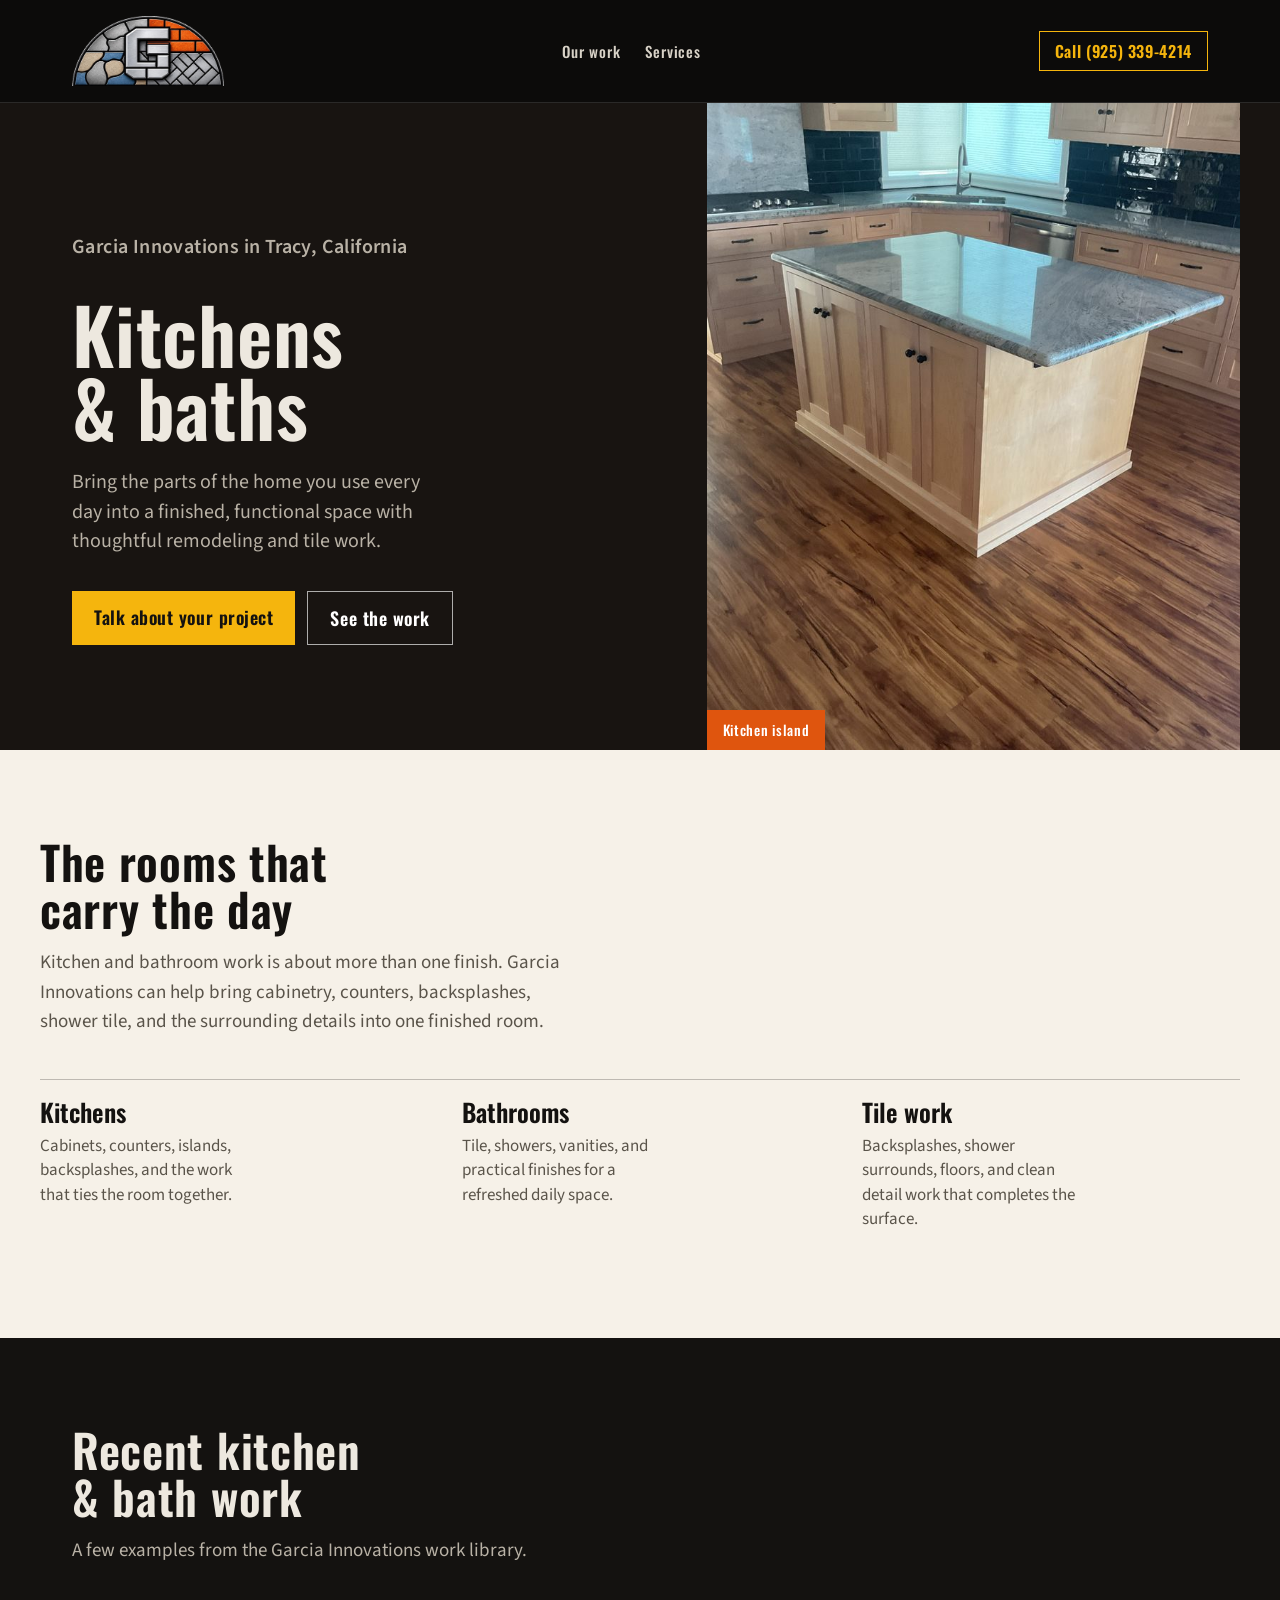
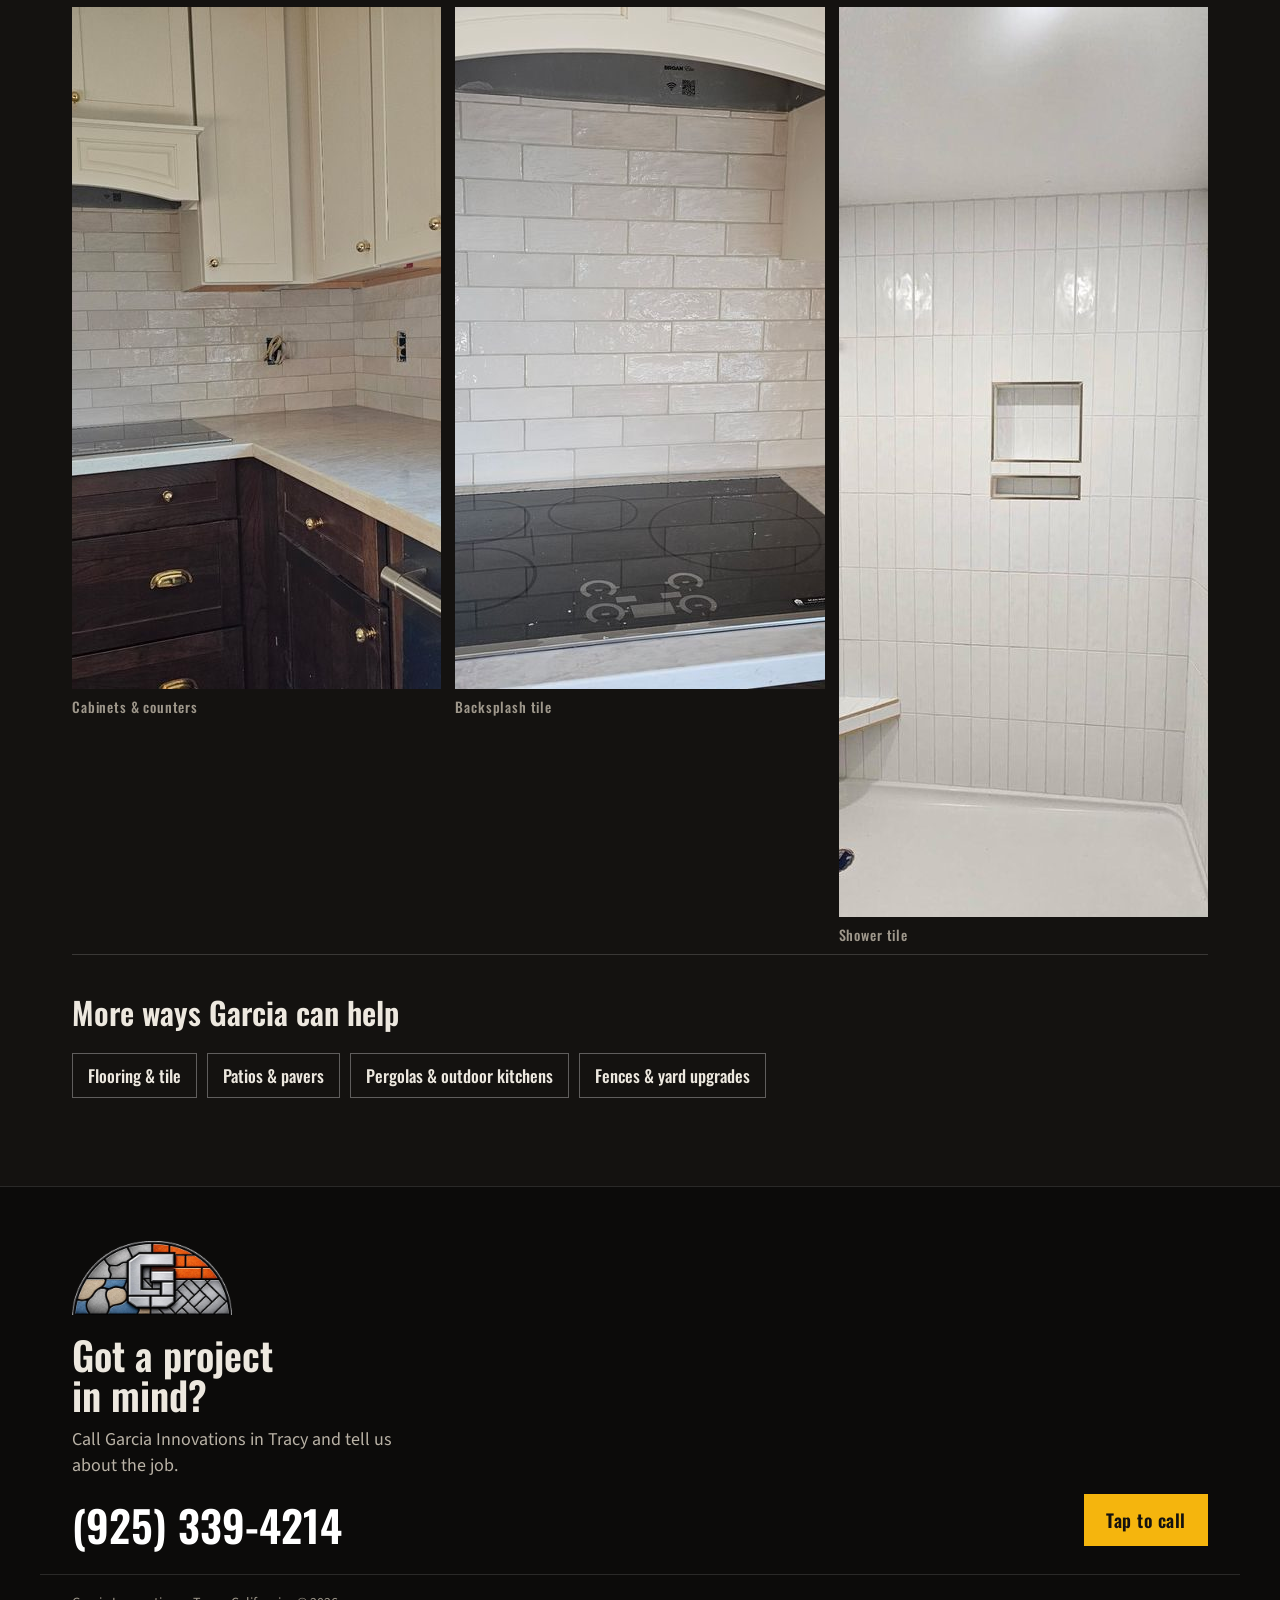
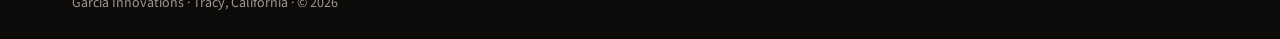
<file: kitchens-baths.html>
<!doctype html>
<html lang="en">
<head>
<meta charset="utf-8">
<meta name="viewport" content="width=device-width, initial-scale=1">
<meta name="theme-color" content="#141210">
<title>Kitchen &amp; Bath Remodeling in Tracy, CA | Garcia Innovations</title>
<meta name="description" content="Garcia Innovations handles kitchen and bath remodeling, cabinets, counters, backsplashes and shower tile in Tracy, CA. Call (925) 339-4214.">
<meta name="robots" content="index,follow">
<link rel="canonical" href="https://jabach811.github.io/garcia-innovations/kitchens-baths.html">
<link rel="icon" href="img/mark.png">
<meta property="og:title" content="Kitchen &amp; Bath Remodeling in Tracy, CA | Garcia Innovations">
<meta property="og:description" content="Kitchen and bath remodeling, cabinets, counters, backsplashes and shower tile in Tracy, CA.">
<meta property="og:type" content="website">
<meta property="og:url" content="https://jabach811.github.io/garcia-innovations/kitchens-baths.html">
<meta property="og:image" content="https://jabach811.github.io/garcia-innovations/img/kitchen-island.jpg">
<meta property="og:site_name" content="Garcia Innovations">
<meta property="og:locale" content="en_US">
<meta name="twitter:card" content="summary_large_image">
<meta name="twitter:title" content="Kitchen &amp; Bath Remodeling in Tracy, CA | Garcia Innovations">
<meta name="twitter:description" content="Kitchen and bath remodeling, cabinets, counters, backsplashes and shower tile in Tracy, CA.">
<meta name="twitter:image" content="https://jabach811.github.io/garcia-innovations/img/kitchen-island.jpg">
<link rel="preconnect" href="https://fonts.googleapis.com">
<link rel="preconnect" href="https://fonts.gstatic.com" crossorigin>
<link href="https://fonts.googleapis.com/css2?family=Oswald:wght@500;600&family=Source+Sans+3:wght@400;600&display=swap" rel="stylesheet">
<link rel="stylesheet" href="service-page.css">
<script type="application/ld+json">
{
  "@context": "https://schema.org",
  "@graph": [
    {
      "@type": "GeneralContractor",
      "@id": "https://jabach811.github.io/garcia-innovations/#business",
      "name": "Garcia Innovations",
      "url": "https://jabach811.github.io/garcia-innovations/",
      "telephone": "+1-925-339-4214",
      "address": {"@type": "PostalAddress", "addressLocality": "Tracy", "addressRegion": "CA", "addressCountry": "US"},
      "areaServed": {"@type": "City", "name": "Tracy"},
      "sameAs": ["https://www.facebook.com/p/Garcia-Innovations-61593647803219/", "https://www.yelp.com/biz/garcia-innovations-tracy"]
    },
    {
      "@type": "Service",
      "name": "Kitchens & Baths",
      "serviceType": "Kitchen and bath remodeling, cabinets, counters and tile",
      "provider": {"@id": "https://jabach811.github.io/garcia-innovations/#business"},
      "areaServed": {"@type": "City", "name": "Tracy"},
      "url": "https://jabach811.github.io/garcia-innovations/kitchens-baths.html"
    }
  ]
}
</script>
</head>
<body>
<a class="skip-link" href="#main-content">Skip to content</a>
<header class="site-header"><div class="site-header__in">
  <a class="brand" href="index.html"><img src="img/mark.png" alt="Garcia Innovations home" width="400" height="185"></a>
  <nav class="site-nav" aria-label="Primary navigation"><a href="index.html#work">Our work</a><a href="index.html#services">Services</a></nav>
  <a class="phone" href="tel:+19253394214">Call (925) 339-4214</a>
</div></header>
<main id="main-content">
  <section class="hero"><div class="hero__in">
    <div class="hero__copy">
      <p class="location">Garcia Innovations in Tracy, California</p>
      <h1>Kitchens &amp; baths</h1>
      <p>Bring the parts of the home you use every day into a finished, functional space with thoughtful remodeling and tile work.</p>
      <div class="actions"><a class="button" href="tel:+19253394214">Talk about your project</a><a class="button button--quiet" href="#work">See the work</a></div>
    </div>
    <figure class="hero__image"><img src="img/kitchen-island.jpg" alt="Finished kitchen island with countertop seating" width="750" height="910" fetchpriority="high"><figcaption>Kitchen island</figcaption></figure>
  </div></section>
  <section class="section section--paper"><div class="section__in">
    <h2 class="section-title">The rooms that carry the day</h2>
    <p class="section-intro">Kitchen and bathroom work is about more than one finish. Garcia Innovations can help bring cabinetry, counters, backsplashes, shower tile, and the surrounding details into one finished room.</p>
    <div class="service-list">
      <article><h3>Kitchens</h3><p>Cabinets, counters, islands, backsplashes, and the work that ties the room together.</p></article>
      <article><h3>Bathrooms</h3><p>Tile, showers, vanities, and practical finishes for a refreshed daily space.</p></article>
      <article><h3>Tile work</h3><p>Backsplashes, shower surrounds, floors, and clean detail work that completes the surface.</p></article>
    </div>
  </div></section>
  <section class="section" id="work">
    <h2 class="section-title">Recent kitchen &amp; bath work</h2>
    <p class="section-intro">A few examples from the Garcia Innovations work library.</p>
    <div class="work-grid">
      <figure><img src="img/kitchen-cabinets.jpg" alt="Kitchen cabinets and counters in a finished remodel" width="1000" height="682" loading="lazy"><figcaption>Cabinets &amp; counters</figcaption></figure>
      <figure><img src="img/backsplash.jpg" alt="Kitchen backsplash tile detail behind a countertop" width="1000" height="682" loading="lazy"><figcaption>Backsplash tile</figcaption></figure>
      <figure><img src="img/shower-tile.jpg" alt="Tiled shower installation with finished fixtures" width="750" height="910" loading="lazy"><figcaption>Shower tile</figcaption></figure>
    </div>
    <div class="related"><h2>More ways Garcia can help</h2><nav aria-label="Related services"><a href="flooring-tile.html">Flooring &amp; tile</a><a href="patios-pavers.html">Patios &amp; pavers</a><a href="pergolas-outdoor-kitchens.html">Pergolas &amp; outdoor kitchens</a><a href="fences-yard-upgrades.html">Fences &amp; yard upgrades</a></nav></div>
  </section>
</main>
<footer class="site-footer"><div class="site-footer__in"><div><img class="footer-mark" src="img/mark.png" alt="Garcia Innovations mark" width="400" height="185"><h2>Got a project in mind?</h2><p>Call Garcia Innovations in Tracy and tell us about the job.</p><a class="footer-phone" href="tel:+19253394214">(925) 339-4214</a></div><a class="button" href="tel:+19253394214">Tap to call</a></div><div class="footer-meta">Garcia Innovations · Tracy, California · © 2026</div></footer>
</body>
</html>
</file>
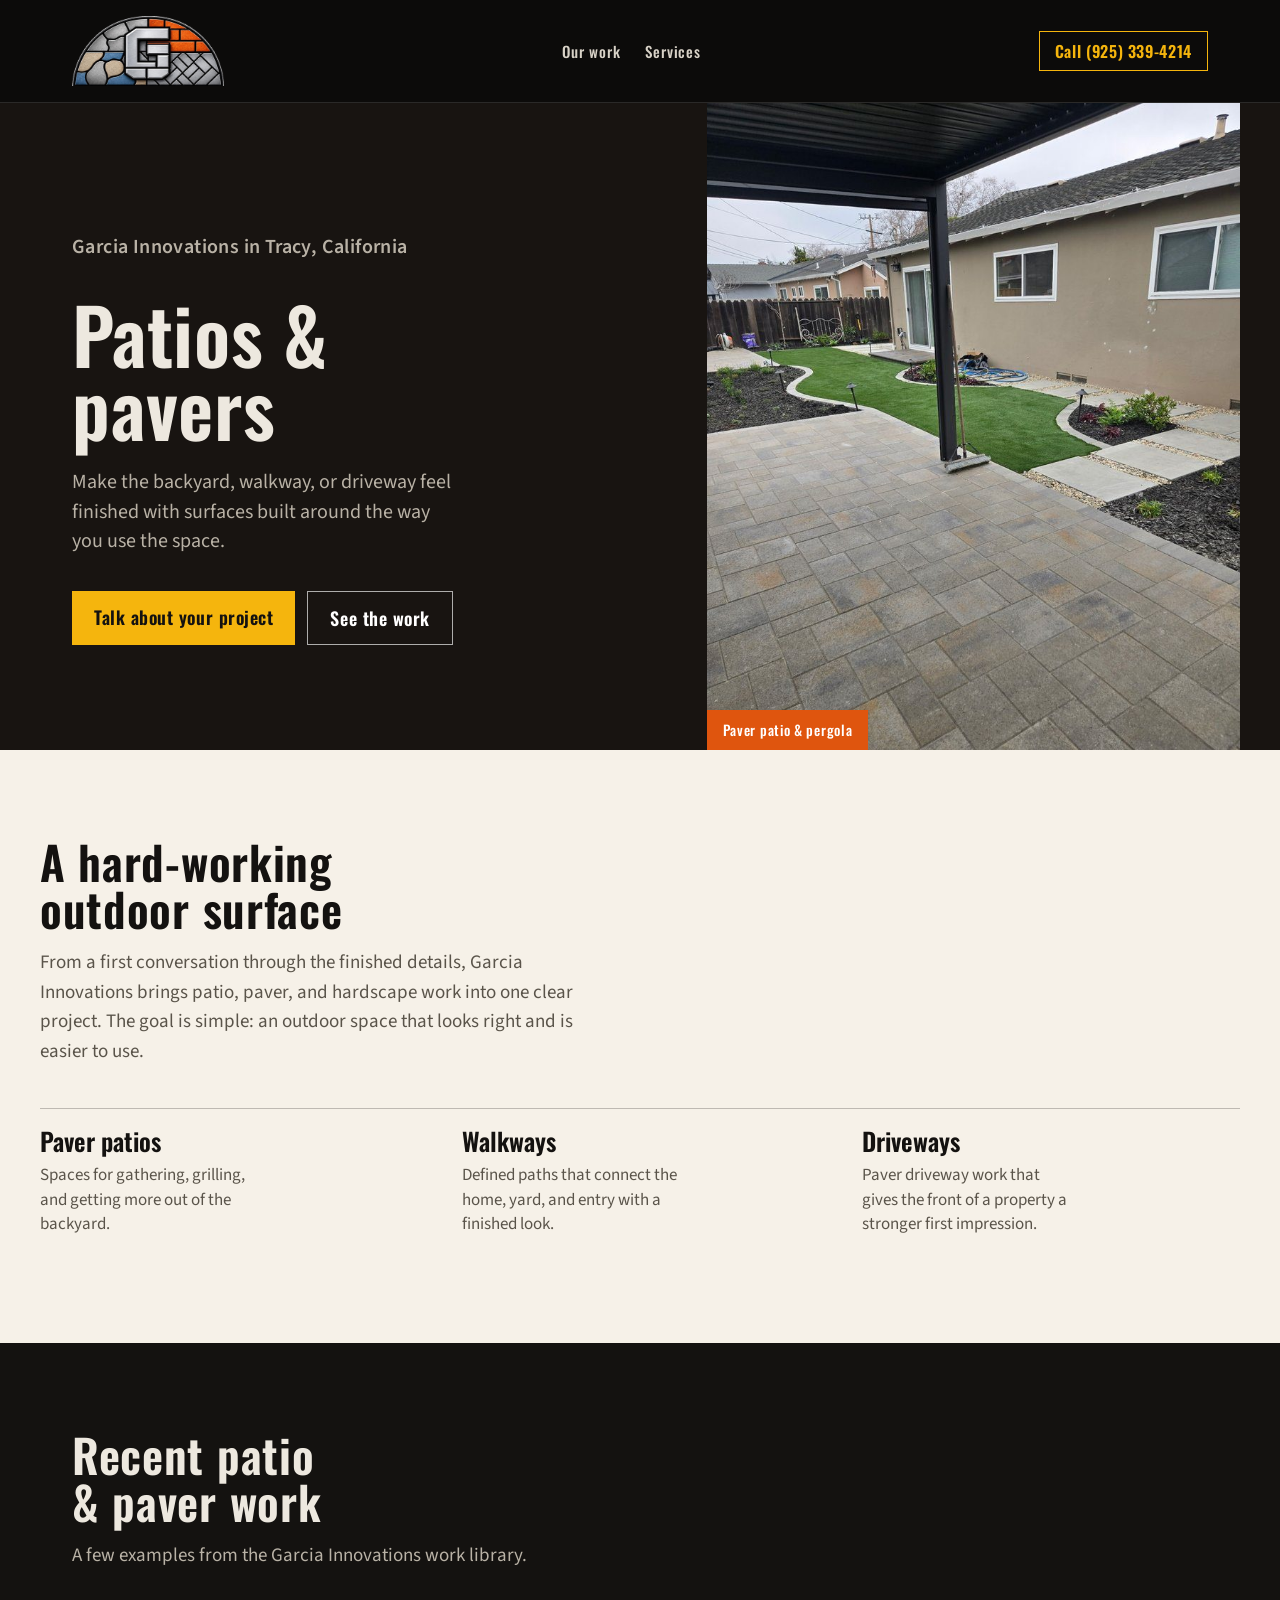
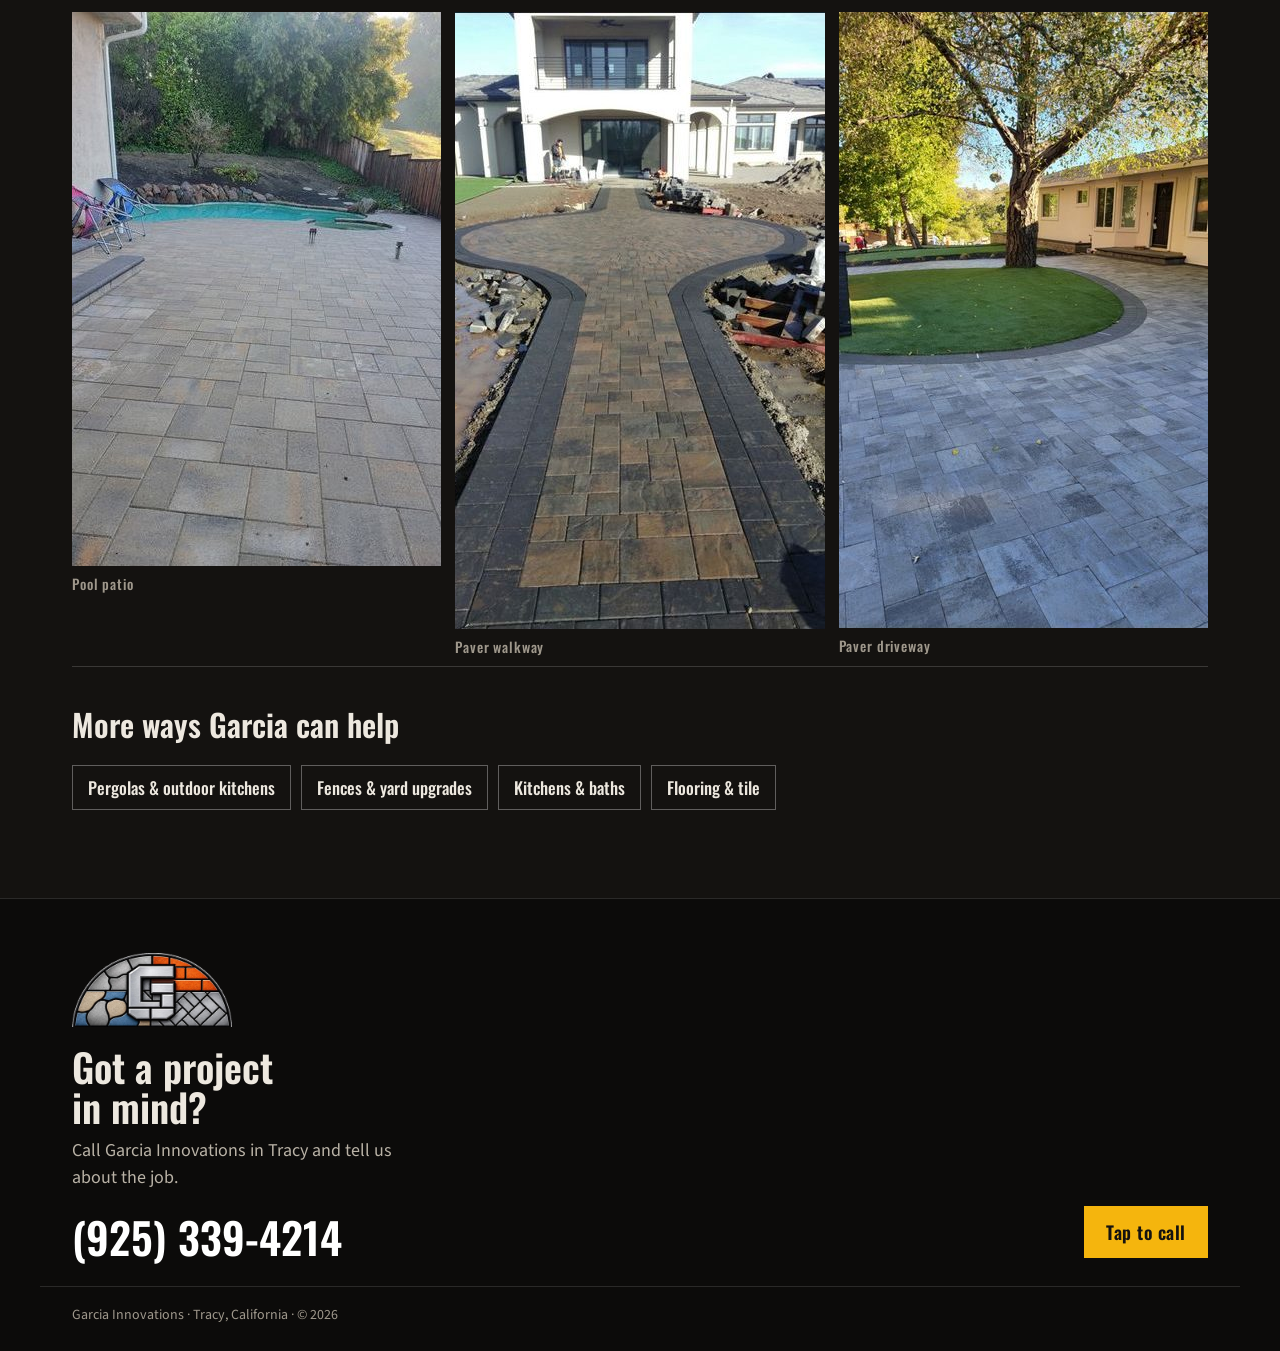
<file: patios-pavers.html>
<!doctype html>
<html lang="en">
<head>
<meta charset="utf-8">
<meta name="viewport" content="width=device-width, initial-scale=1">
<meta name="theme-color" content="#141210">
<title>Patio &amp; Paver Contractor in Tracy, CA | Garcia Innovations</title>
<meta name="description" content="Garcia Innovations builds patios, paver walkways, driveways and outdoor surfaces for homeowners in Tracy, CA. Call (925) 339-4214.">
<meta name="robots" content="index,follow">
<link rel="canonical" href="https://jabach811.github.io/garcia-innovations/patios-pavers.html">
<link rel="icon" href="img/mark.png">
<meta property="og:title" content="Patios &amp; Pavers in Tracy, CA | Garcia Innovations">
<meta property="og:description" content="Paver patios, walkways and driveways for Tracy-area homes. Call Garcia Innovations at (925) 339-4214.">
<meta property="og:type" content="website">
<meta property="og:url" content="https://jabach811.github.io/garcia-innovations/patios-pavers.html">
<meta property="og:image" content="https://jabach811.github.io/garcia-innovations/img/patio-pergola.jpg">
<meta property="og:site_name" content="Garcia Innovations">
<meta property="og:locale" content="en_US">
<meta name="twitter:card" content="summary_large_image">
<meta name="twitter:title" content="Patios &amp; Pavers in Tracy, CA | Garcia Innovations">
<meta name="twitter:description" content="Paver patios, walkways and driveways for Tracy-area homes.">
<meta name="twitter:image" content="https://jabach811.github.io/garcia-innovations/img/patio-pergola.jpg">
<link rel="preconnect" href="https://fonts.googleapis.com">
<link rel="preconnect" href="https://fonts.gstatic.com" crossorigin>
<link href="https://fonts.googleapis.com/css2?family=Oswald:wght@500;600&family=Source+Sans+3:wght@400;600&display=swap" rel="stylesheet">
<link rel="stylesheet" href="service-page.css">
<script type="application/ld+json">
{
  "@context": "https://schema.org",
  "@graph": [
    {
      "@type": "GeneralContractor",
      "@id": "https://jabach811.github.io/garcia-innovations/#business",
      "name": "Garcia Innovations",
      "url": "https://jabach811.github.io/garcia-innovations/",
      "telephone": "+1-925-339-4214",
      "address": {"@type": "PostalAddress", "addressLocality": "Tracy", "addressRegion": "CA", "addressCountry": "US"},
      "areaServed": {"@type": "City", "name": "Tracy"},
      "sameAs": ["https://www.facebook.com/p/Garcia-Innovations-61593647803219/", "https://www.yelp.com/biz/garcia-innovations-tracy"]
    },
    {
      "@type": "Service",
      "name": "Patios & Pavers",
      "serviceType": "Paver patios, paver walkways and driveways",
      "provider": {"@id": "https://jabach811.github.io/garcia-innovations/#business"},
      "areaServed": {"@type": "City", "name": "Tracy"},
      "url": "https://jabach811.github.io/garcia-innovations/patios-pavers.html"
    }
  ]
}
</script>
</head>
<body>
<a class="skip-link" href="#main-content">Skip to content</a>
<header class="site-header"><div class="site-header__in">
  <a class="brand" href="index.html"><img src="img/mark.png" alt="Garcia Innovations home" width="400" height="185"></a>
  <nav class="site-nav" aria-label="Primary navigation"><a href="index.html#work">Our work</a><a href="index.html#services">Services</a></nav>
  <a class="phone" href="tel:+19253394214">Call (925) 339-4214</a>
</div></header>
<main id="main-content">
  <section class="hero"><div class="hero__in">
    <div class="hero__copy">
      <p class="location">Garcia Innovations in Tracy, California</p>
      <h1>Patios &amp; pavers</h1>
      <p>Make the backyard, walkway, or driveway feel finished with surfaces built around the way you use the space.</p>
      <div class="actions"><a class="button" href="tel:+19253394214">Talk about your project</a><a class="button button--quiet" href="#work">See the work</a></div>
    </div>
    <figure class="hero__image"><img src="img/patio-pergola.jpg" alt="Paver patio and wood pergola in a Tracy-area backyard" width="750" height="910" fetchpriority="high"><figcaption>Paver patio &amp; pergola</figcaption></figure>
  </div></section>
  <section class="section section--paper"><div class="section__in">
    <h2 class="section-title">A hard-working outdoor surface</h2>
    <p class="section-intro">From a first conversation through the finished details, Garcia Innovations brings patio, paver, and hardscape work into one clear project. The goal is simple: an outdoor space that looks right and is easier to use.</p>
    <div class="service-list">
      <article><h3>Paver patios</h3><p>Spaces for gathering, grilling, and getting more out of the backyard.</p></article>
      <article><h3>Walkways</h3><p>Defined paths that connect the home, yard, and entry with a finished look.</p></article>
      <article><h3>Driveways</h3><p>Paver driveway work that gives the front of a property a stronger first impression.</p></article>
    </div>
  </div></section>
  <section class="section" id="work">
    <h2 class="section-title">Recent patio &amp; paver work</h2>
    <p class="section-intro">A few examples from the Garcia Innovations work library.</p>
    <div class="work-grid">
      <figure><img src="img/pool-patio.jpg" alt="Paver patio installed beside a swimming pool" width="458" height="554" loading="lazy"><figcaption>Pool patio</figcaption></figure>
      <figure><img src="img/paver-walkway.jpg" alt="Paver walkway installed through a landscaped yard" width="462" height="617" loading="lazy"><figcaption>Paver walkway</figcaption></figure>
      <figure><img src="img/paver-driveway.jpg" alt="Paver driveway completed in front of a home" width="462" height="616" loading="lazy"><figcaption>Paver driveway</figcaption></figure>
    </div>
    <div class="related"><h2>More ways Garcia can help</h2><nav aria-label="Related services"><a href="pergolas-outdoor-kitchens.html">Pergolas &amp; outdoor kitchens</a><a href="fences-yard-upgrades.html">Fences &amp; yard upgrades</a><a href="kitchens-baths.html">Kitchens &amp; baths</a><a href="flooring-tile.html">Flooring &amp; tile</a></nav></div>
  </section>
</main>
<footer class="site-footer"><div class="site-footer__in"><div><img class="footer-mark" src="img/mark.png" alt="Garcia Innovations mark" width="400" height="185"><h2>Got a project in mind?</h2><p>Call Garcia Innovations in Tracy and tell us about the job.</p><a class="footer-phone" href="tel:+19253394214">(925) 339-4214</a></div><a class="button" href="tel:+19253394214">Tap to call</a></div><div class="footer-meta">Garcia Innovations · Tracy, California · © 2026</div></footer>
</body>
</html>
</file>
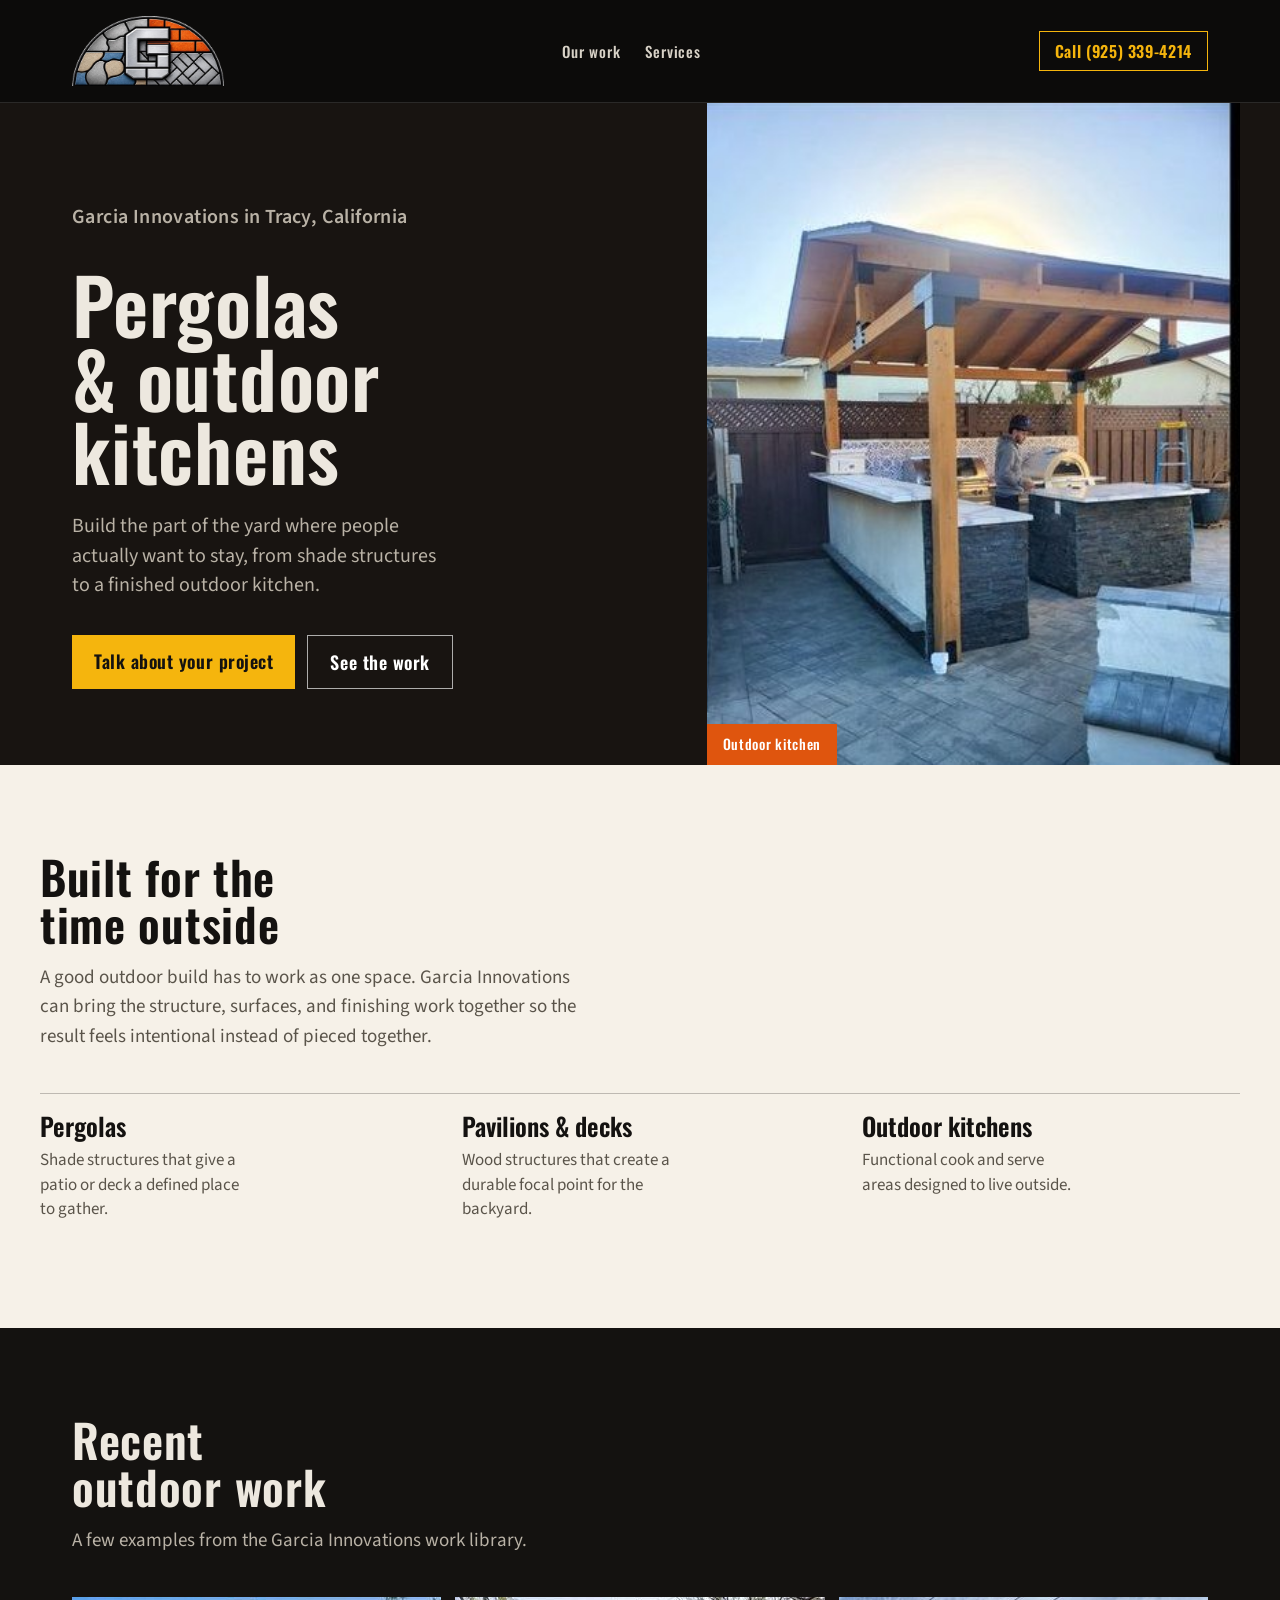
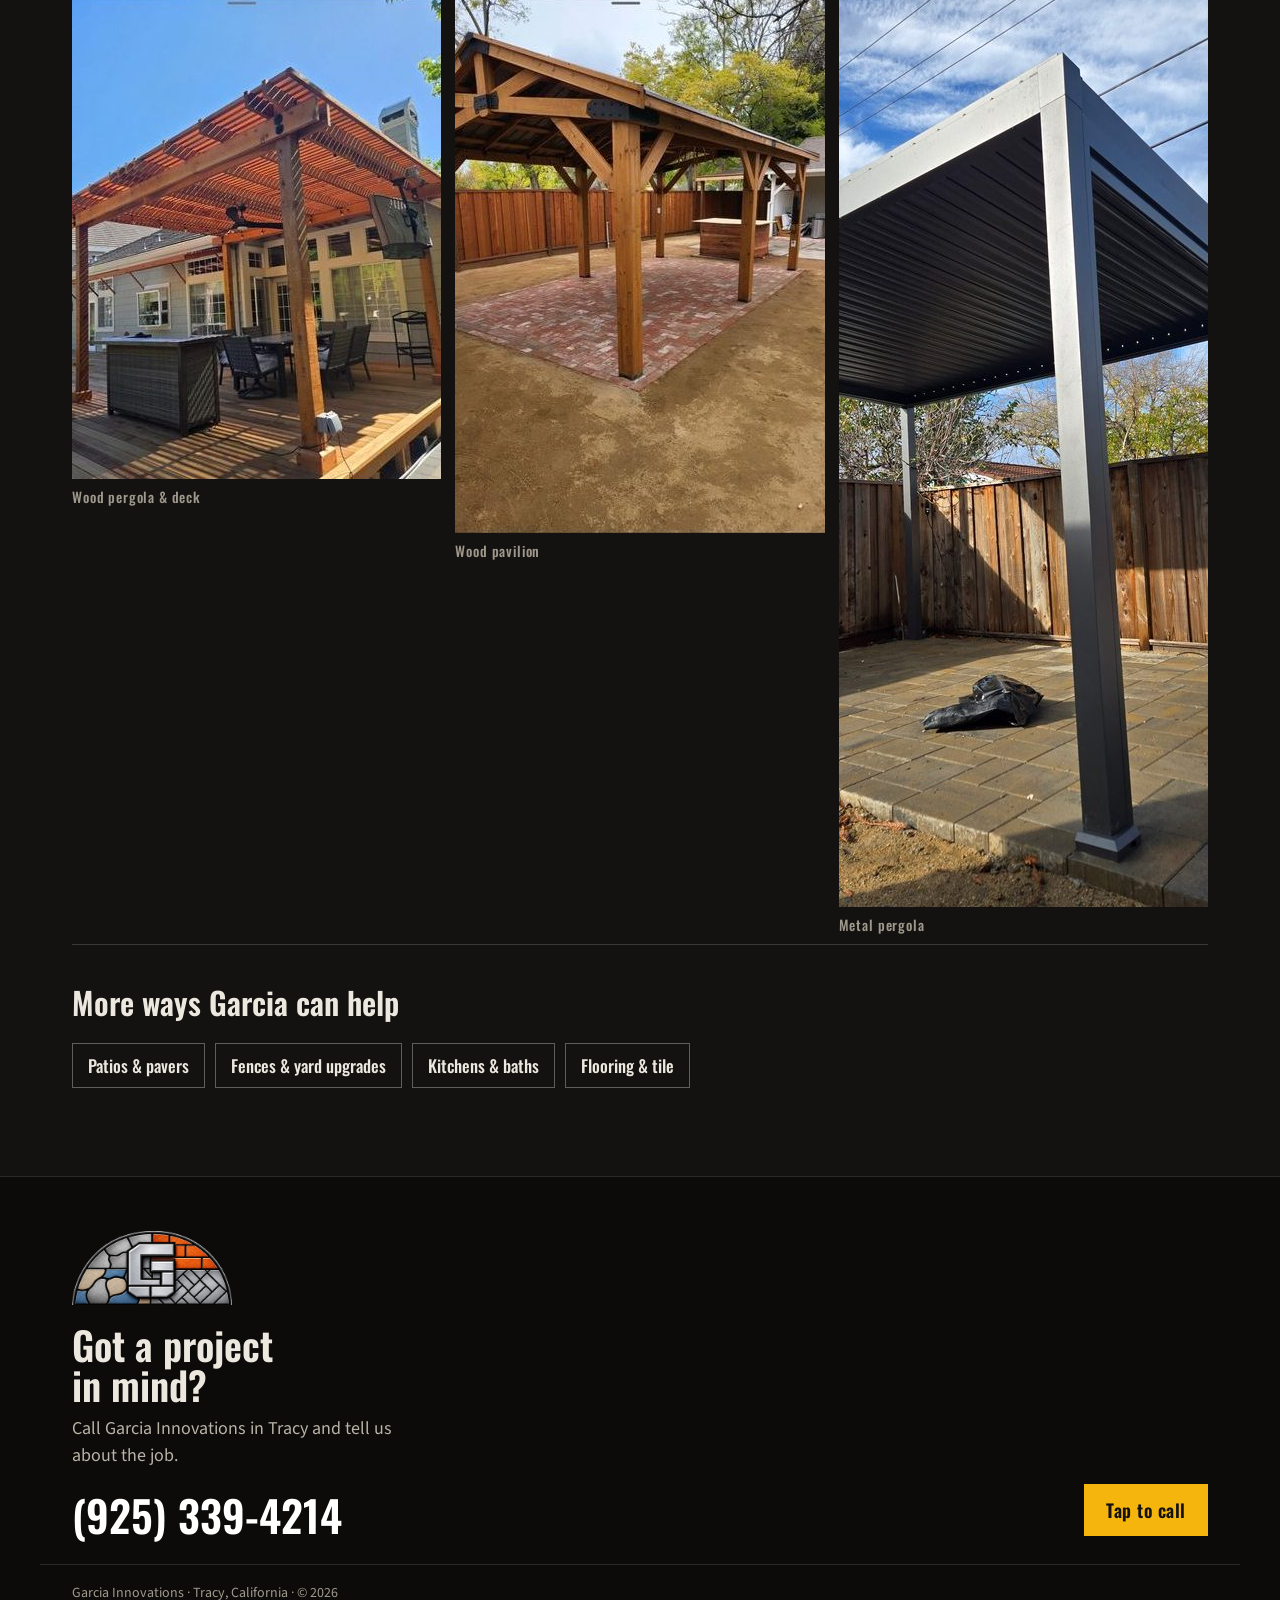
<file: pergolas-outdoor-kitchens.html>
<!doctype html>
<html lang="en">
<head>
<meta charset="utf-8">
<meta name="viewport" content="width=device-width, initial-scale=1">
<meta name="theme-color" content="#141210">
<title>Pergolas &amp; Outdoor Kitchens in Tracy, CA | Garcia Innovations</title>
<meta name="description" content="Garcia Innovations builds pergolas, pavilions, decks and outdoor kitchens for homeowners in Tracy, CA. Call (925) 339-4214.">
<meta name="robots" content="index,follow">
<link rel="canonical" href="https://jabach811.github.io/garcia-innovations/pergolas-outdoor-kitchens.html">
<link rel="icon" href="img/mark.png">
<meta property="og:title" content="Pergolas &amp; Outdoor Kitchens in Tracy, CA | Garcia Innovations">
<meta property="og:description" content="Pergolas, pavilions, decks and outdoor kitchens for Tracy-area homes. Call (925) 339-4214.">
<meta property="og:type" content="website">
<meta property="og:url" content="https://jabach811.github.io/garcia-innovations/pergolas-outdoor-kitchens.html">
<meta property="og:image" content="https://jabach811.github.io/garcia-innovations/img/outdoor-kitchen.jpg">
<meta property="og:site_name" content="Garcia Innovations">
<meta property="og:locale" content="en_US">
<meta name="twitter:card" content="summary_large_image">
<meta name="twitter:title" content="Pergolas &amp; Outdoor Kitchens in Tracy, CA | Garcia Innovations">
<meta name="twitter:description" content="Pergolas, pavilions, decks and outdoor kitchens for Tracy-area homes.">
<meta name="twitter:image" content="https://jabach811.github.io/garcia-innovations/img/outdoor-kitchen.jpg">
<link rel="preconnect" href="https://fonts.googleapis.com">
<link rel="preconnect" href="https://fonts.gstatic.com" crossorigin>
<link href="https://fonts.googleapis.com/css2?family=Oswald:wght@500;600&family=Source+Sans+3:wght@400;600&display=swap" rel="stylesheet">
<link rel="stylesheet" href="service-page.css">
<script type="application/ld+json">
{
  "@context": "https://schema.org",
  "@graph": [
    {
      "@type": "GeneralContractor",
      "@id": "https://jabach811.github.io/garcia-innovations/#business",
      "name": "Garcia Innovations",
      "url": "https://jabach811.github.io/garcia-innovations/",
      "telephone": "+1-925-339-4214",
      "address": {"@type": "PostalAddress", "addressLocality": "Tracy", "addressRegion": "CA", "addressCountry": "US"},
      "areaServed": {"@type": "City", "name": "Tracy"},
      "sameAs": ["https://www.facebook.com/p/Garcia-Innovations-61593647803219/", "https://www.yelp.com/biz/garcia-innovations-tracy"]
    },
    {
      "@type": "Service",
      "name": "Pergolas & Outdoor Kitchens",
      "serviceType": "Pergolas, pavilions, decks and outdoor kitchens",
      "provider": {"@id": "https://jabach811.github.io/garcia-innovations/#business"},
      "areaServed": {"@type": "City", "name": "Tracy"},
      "url": "https://jabach811.github.io/garcia-innovations/pergolas-outdoor-kitchens.html"
    }
  ]
}
</script>
</head>
<body>
<a class="skip-link" href="#main-content">Skip to content</a>
<header class="site-header"><div class="site-header__in">
  <a class="brand" href="index.html"><img src="img/mark.png" alt="Garcia Innovations home" width="400" height="185"></a>
  <nav class="site-nav" aria-label="Primary navigation"><a href="index.html#work">Our work</a><a href="index.html#services">Services</a></nav>
  <a class="phone" href="tel:+19253394214">Call (925) 339-4214</a>
</div></header>
<main id="main-content">
  <section class="hero"><div class="hero__in">
    <div class="hero__copy">
      <p class="location">Garcia Innovations in Tracy, California</p>
      <h1>Pergolas &amp; outdoor kitchens</h1>
      <p>Build the part of the yard where people actually want to stay, from shade structures to a finished outdoor kitchen.</p>
      <div class="actions"><a class="button" href="tel:+19253394214">Talk about your project</a><a class="button button--quiet" href="#work">See the work</a></div>
    </div>
    <figure class="hero__image"><img src="img/outdoor-kitchen.jpg" alt="Finished outdoor kitchen beside a patio" width="429" height="482" fetchpriority="high"><figcaption>Outdoor kitchen</figcaption></figure>
  </div></section>
  <section class="section section--paper"><div class="section__in">
    <h2 class="section-title">Built for the time outside</h2>
    <p class="section-intro">A good outdoor build has to work as one space. Garcia Innovations can bring the structure, surfaces, and finishing work together so the result feels intentional instead of pieced together.</p>
    <div class="service-list">
      <article><h3>Pergolas</h3><p>Shade structures that give a patio or deck a defined place to gather.</p></article>
      <article><h3>Pavilions &amp; decks</h3><p>Wood structures that create a durable focal point for the backyard.</p></article>
      <article><h3>Outdoor kitchens</h3><p>Functional cook and serve areas designed to live outside.</p></article>
    </div>
  </div></section>
  <section class="section" id="work">
    <h2 class="section-title">Recent outdoor work</h2>
    <p class="section-intro">A few examples from the Garcia Innovations work library.</p>
    <div class="work-grid">
      <figure><img src="img/wood-pergola.jpg" alt="Wood pergola and deck structure in a backyard" width="429" height="482" loading="lazy"><figcaption>Wood pergola &amp; deck</figcaption></figure>
      <figure><img src="img/wood-pavilion.jpg" alt="Wood pavilion with a finished roof structure" width="429" height="536" loading="lazy"><figcaption>Wood pavilion</figcaption></figure>
      <figure><img src="img/pergola.jpg" alt="Metal pergola covering an outdoor gathering area" width="750" height="910" loading="lazy"><figcaption>Metal pergola</figcaption></figure>
    </div>
    <div class="related"><h2>More ways Garcia can help</h2><nav aria-label="Related services"><a href="patios-pavers.html">Patios &amp; pavers</a><a href="fences-yard-upgrades.html">Fences &amp; yard upgrades</a><a href="kitchens-baths.html">Kitchens &amp; baths</a><a href="flooring-tile.html">Flooring &amp; tile</a></nav></div>
  </section>
</main>
<footer class="site-footer"><div class="site-footer__in"><div><img class="footer-mark" src="img/mark.png" alt="Garcia Innovations mark" width="400" height="185"><h2>Got a project in mind?</h2><p>Call Garcia Innovations in Tracy and tell us about the job.</p><a class="footer-phone" href="tel:+19253394214">(925) 339-4214</a></div><a class="button" href="tel:+19253394214">Tap to call</a></div><div class="footer-meta">Garcia Innovations · Tracy, California · © 2026</div></footer>
</body>
</html>
</file>
<file: service-page.css>
:root{
  --gold:#F5B50D;
  --brick:#DF550E;
  --slate:#466C91;
  --sand:#DCCBB1;
  --steel:#98999D;
  --ink:#141210;
  --paper:#F6F1E8;
  --muted:#b9b2a6;
  --cond:"Oswald", "Arial Narrow", sans-serif;
  --body:"Source Sans 3", system-ui, sans-serif;
}
*{box-sizing:border-box;margin:0}
html{color-scheme:dark;scroll-behavior:smooth;touch-action:manipulation}
body{background:var(--ink);color:#EDE8DF;font-family:var(--body)}
img{display:block;max-width:100%}
a{color:inherit;text-decoration:none}
a:focus-visible{outline:2px solid var(--gold);outline-offset:4px}
.skip-link{background:var(--gold);color:var(--ink);font-weight:700;left:16px;padding:12px 16px;position:fixed;top:-60px;z-index:20}
.skip-link:focus-visible{outline-color:#fff;top:16px}

.site-header{background:#0c0b0a;border-bottom:1px solid rgba(255,255,255,.12)}
.site-header__in{align-items:center;display:flex;gap:24px;justify-content:space-between;margin:0 auto;max-width:1200px;padding:16px 32px}
.brand{align-items:center;display:flex;flex:0 0 auto}
.brand img{height:auto;width:152px}
.site-nav{display:flex;font:500 15px/1 var(--cond);gap:24px;letter-spacing:.06em}
.site-nav a{color:#d8d2c7}
.site-nav a:hover{color:var(--gold)}
.phone{border:1px solid var(--gold);color:var(--gold);font:600 16px/1 var(--cond);letter-spacing:.04em;padding:11px 15px;white-space:nowrap}
.phone:hover{background:var(--gold);color:var(--ink)}

.hero{background:#181411;overflow:hidden}
.hero__in{display:grid;grid-template-columns:minmax(0,1fr) minmax(360px,.8fr);margin:0 auto;max-width:1200px;min-height:610px}
.hero__copy{align-content:center;padding:76px 48px 76px 32px}
.location{color:var(--gold);font-size:17px;font-weight:600;letter-spacing:.02em;margin-bottom:18px}
h1,h2,h3{font-family:var(--cond);font-weight:600;text-wrap:balance}
h1{font-size:clamp(48px,6vw,82px);letter-spacing:.01em;line-height:.96;max-width:10ch}
.hero p{color:var(--muted);font-size:20px;line-height:1.48;margin:24px 0 34px;max-width:38ch}
.actions{display:flex;flex-wrap:wrap;gap:12px}
.button{background:var(--gold);color:var(--ink);font:600 18px/1 var(--cond);letter-spacing:.03em;padding:17px 22px}
.button:hover{background:#ffc62e}
.button--quiet{background:transparent;border:1px solid rgba(255,255,255,.65);color:#fff}
.button--quiet:hover{background:rgba(255,255,255,.1)}
.hero__image{margin:0;min-height:420px;position:relative}
.hero__image img{height:100%;object-fit:cover;width:100%}
.hero__image figcaption{background:var(--brick);bottom:0;color:#fff;font:500 14px/1.2 var(--cond);left:0;letter-spacing:.05em;padding:12px 16px;position:absolute}

.section{margin:0 auto;max-width:1200px;padding:88px 32px}
.section--paper{background:var(--paper);color:var(--ink);max-width:none}
.section--paper .section__in{margin:0 auto;max-width:1200px}
.section-title{font-size:46px;letter-spacing:.015em;line-height:1.02;max-width:14ch}
.section-intro{color:var(--muted);font-size:19px;line-height:1.55;margin-top:16px;max-width:60ch}
.section--paper .section-intro{color:#5a544a}

.service-list{display:grid;gap:0;grid-template-columns:repeat(3,1fr);margin-top:42px}
.service-list article{border-top:1px solid rgba(20,18,16,.25);padding:18px 22px 18px 0}
.service-list article+article{padding-left:22px}
.service-list h3{font-size:25px;line-height:1.08}
.service-list p{color:#5a544a;font-size:17px;line-height:1.45;margin-top:9px;max-width:27ch}

.work-grid{display:grid;gap:14px;grid-template-columns:repeat(3,1fr);margin-top:42px}
.work-grid figure{margin:0}
.work-grid img{aspect-ratio:4/5;object-fit:cover;width:100%}
.work-grid figcaption{color:#9f988c;font:500 14px/1.2 var(--cond);letter-spacing:.06em;margin-top:10px}

.related{border-top:1px solid rgba(255,255,255,.16);margin-top:10px;padding-top:34px}
.related h2{font-size:31px}
.related nav{display:flex;flex-wrap:wrap;gap:10px;margin-top:18px}
.related a{border:1px solid rgba(255,255,255,.32);font:500 17px/1 var(--cond);padding:13px 15px}
.related a:hover{border-color:var(--gold);color:var(--gold)}

.site-footer{background:#0c0b0a;border-top:1px solid rgba(255,255,255,.12)}
.site-footer__in{align-items:end;display:flex;gap:36px;justify-content:space-between;margin:0 auto;max-width:1200px;padding:54px 32px 28px}
.footer-mark{height:auto;margin-bottom:20px;width:160px}
.site-footer h2{font-size:39px;line-height:1.02;max-width:12ch}
.site-footer p{color:var(--muted);font-size:18px;line-height:1.45;margin-top:12px;max-width:38ch}
.footer-phone{color:#fff;display:block;font:600 43px/1 var(--cond);margin-top:24px}
.footer-phone:hover{color:var(--gold)}
.footer-meta{border-top:1px solid rgba(255,255,255,.12);color:#9f988c;font-size:14px;margin:0 auto;max-width:1200px;padding:18px 32px 26px}

@media (max-width:800px){
  .site-header__in{flex-wrap:wrap;padding:16px}
  .brand img{width:135px}
  .site-nav{gap:16px;order:3;width:100%}
  .phone{font-size:15px;padding:10px 12px}
  .hero__in{grid-template-columns:1fr;min-height:0}
  .hero__copy{padding:56px 16px 44px}
  .hero__image{min-height:360px}
  h1{font-size:52px;max-width:11ch}
  .hero p{font-size:18px}
  .actions{flex-direction:column}
  .button{text-align:center}
  .section{padding:58px 16px}
  .section-title{font-size:37px}
  .section-intro{font-size:17px}
  .service-list,.work-grid{grid-template-columns:1fr}
  .service-list article+article{padding-left:0}
  .service-list article{padding-right:0}
  .work-grid{gap:28px}
  .work-grid img{aspect-ratio:16/10}
  .site-footer__in{align-items:start;flex-direction:column;padding:46px 16px 24px}
  .footer-phone{font-size:36px}
  .footer-meta{padding:18px 16px 24px}
}
</file>
